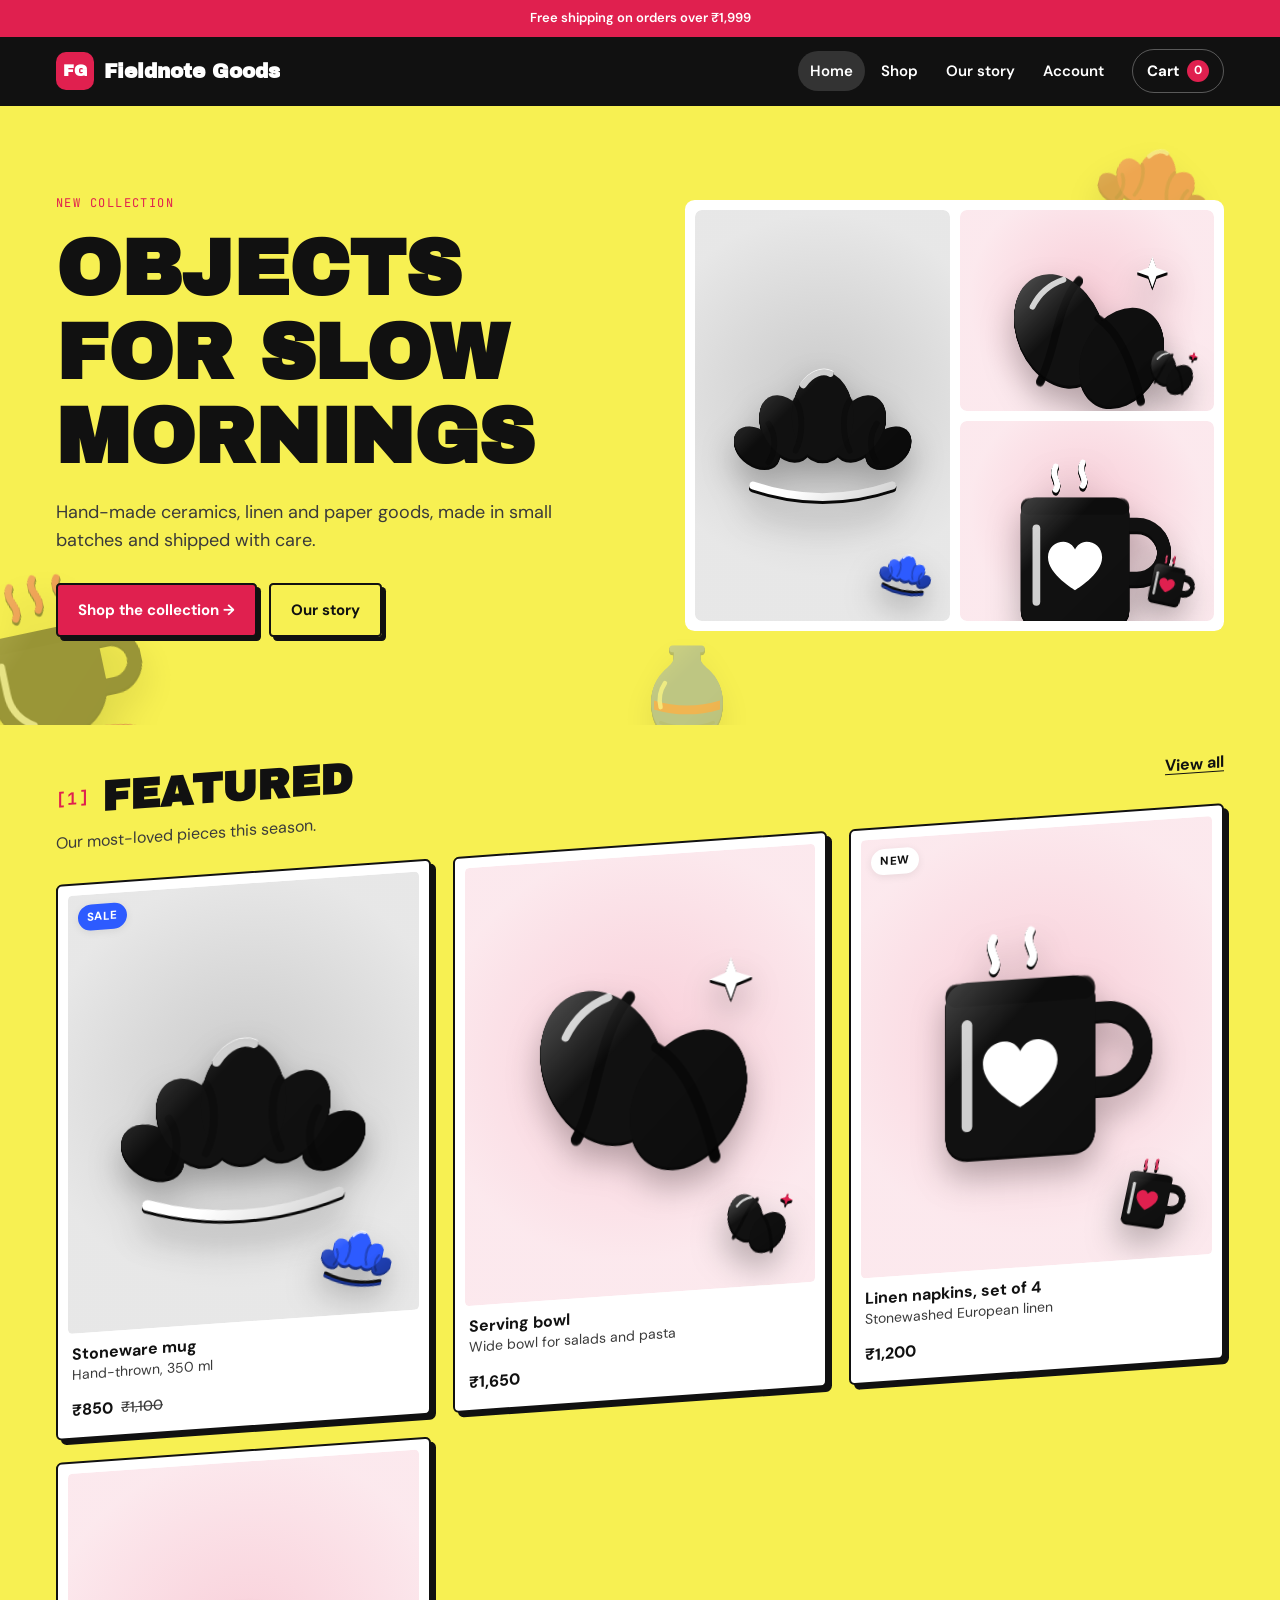
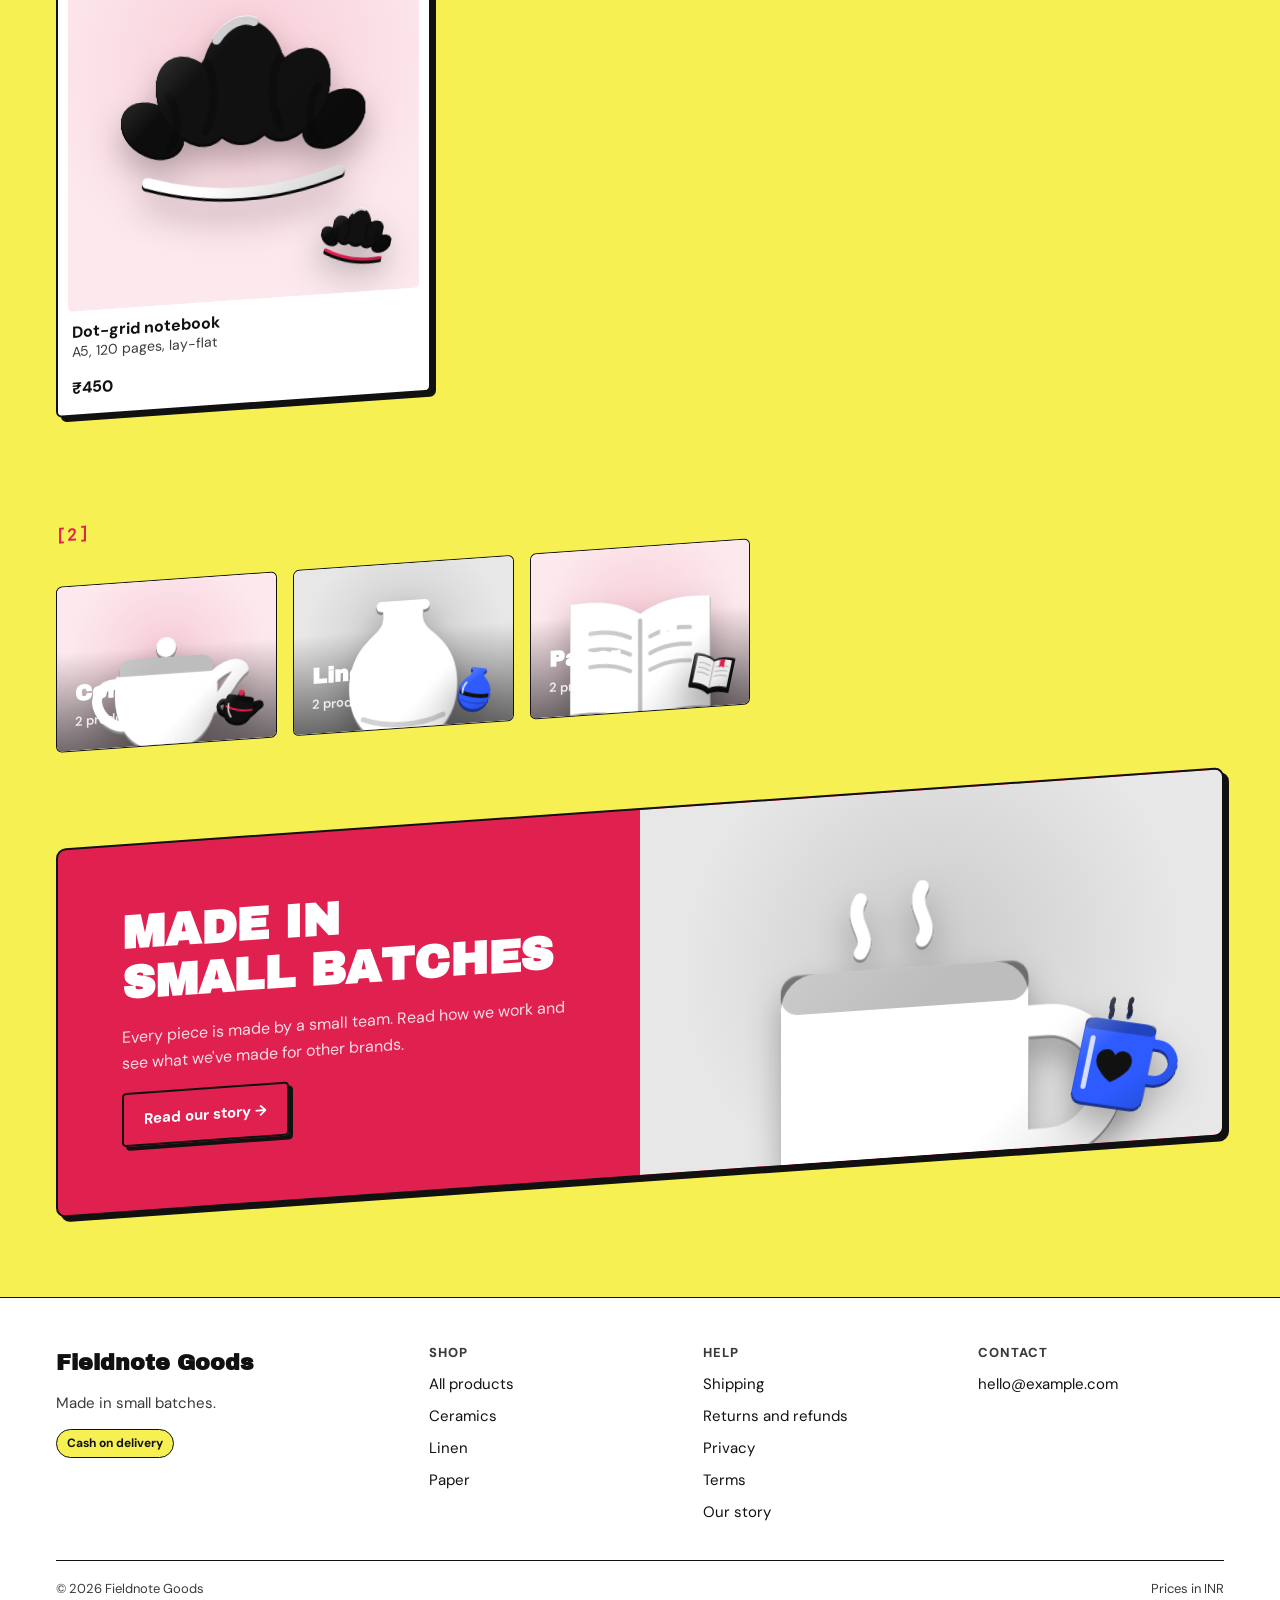
<file: index.html>
<!doctype html>
<html lang="en">
<head>
<meta charset="utf-8">
<meta name="viewport" content="width=device-width,initial-scale=1,viewport-fit=cover">
<title>Fieldnote Goods</title>
<meta name="description" content="Small-batch ceramics, linen and paper goods.">
<link rel="preconnect" href="https://fonts.googleapis.com">
<link rel="stylesheet" href="assets/store.css">
</head>
<body data-page="home">
<div id="app"></div>
<noscript><p style="padding:24px">This shop needs JavaScript to show products.</p></noscript>
<script src="assets/fx.js"></script>
<script src="assets/motifs.js"></script>
<script src="assets/store.js"></script>
</body>
</html>
</file>
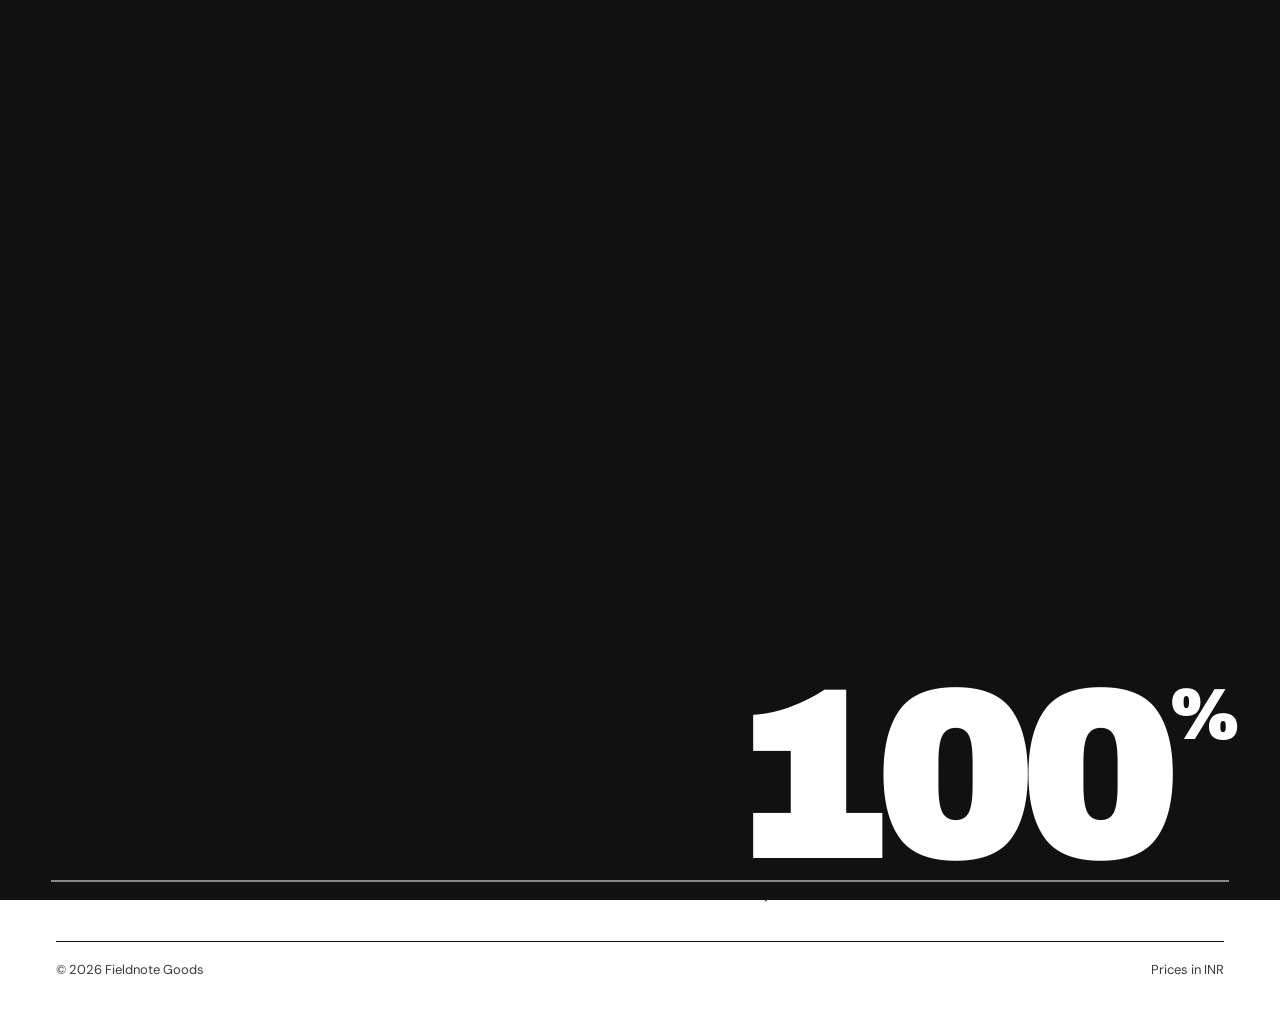
<file: account.html>
<!doctype html>
<html lang="en">
<head>
<meta charset="utf-8">
<meta name="viewport" content="width=device-width,initial-scale=1,viewport-fit=cover">
<meta name="robots" content="noindex">
<title>Fieldnote Goods</title>
<meta name="description" content="Small-batch ceramics, linen and paper goods.">
<link rel="preconnect" href="https://fonts.googleapis.com">
<link rel="stylesheet" href="assets/store.css">
</head>
<body data-page="account">
<div id="app"></div>
<noscript><p style="padding:24px">Your account needs JavaScript.</p></noscript>
<script src="assets/fx.js"></script>
<script src="assets/motifs.js"></script>
<script src="assets/store.js"></script>
</body>
</html>
</file>
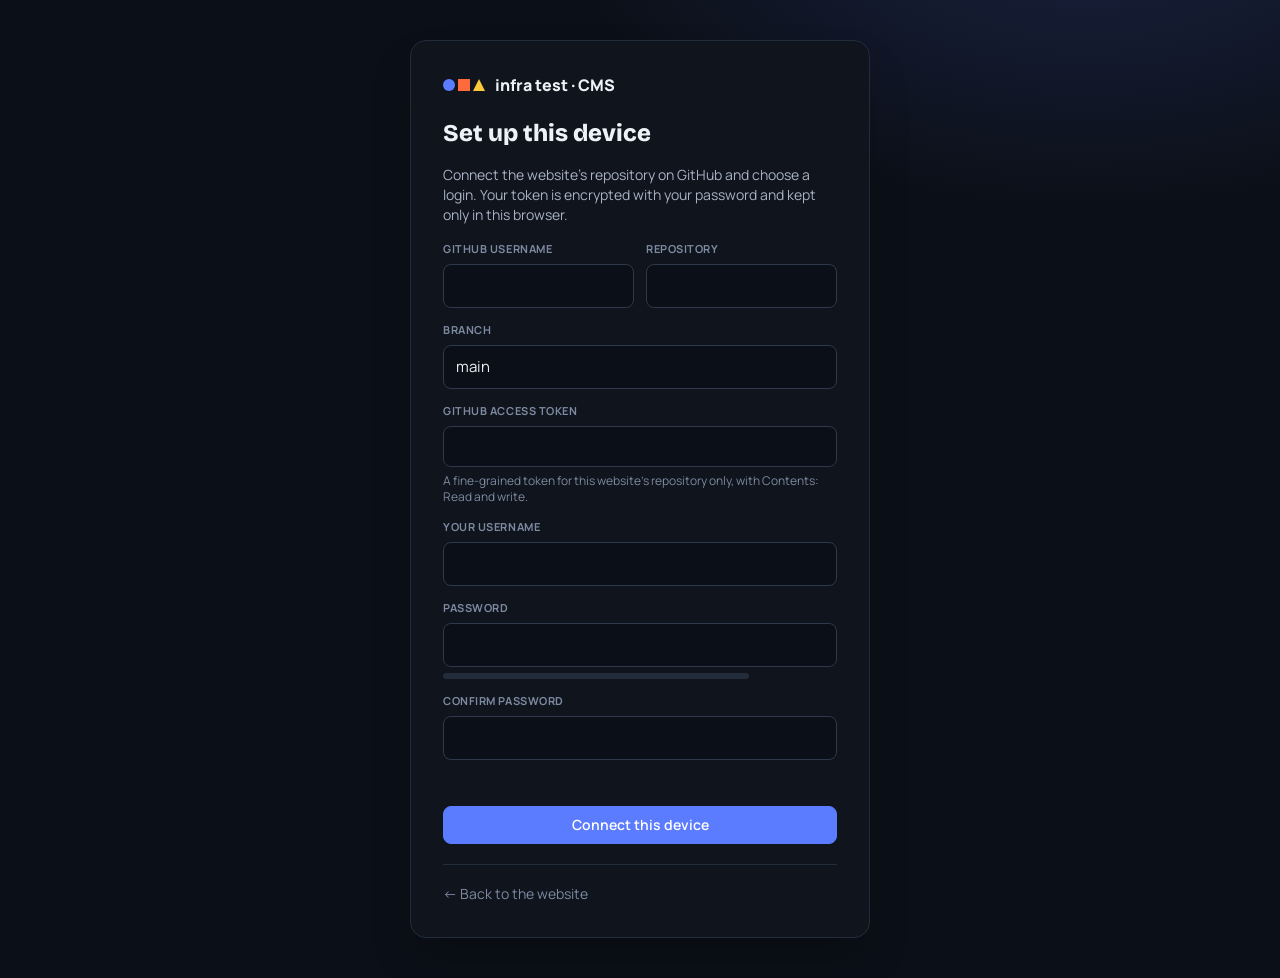
<file: admin.html>
<!doctype html>
<html lang="en">
<head>
<meta charset="utf-8">
<meta name="viewport" content="width=device-width,initial-scale=1,viewport-fit=cover">
<meta name="robots" content="noindex">
<title>Site CMS</title>
<link rel="preconnect" href="https://fonts.googleapis.com">
<link rel="stylesheet" href="https://fonts.googleapis.com/css2?family=Bricolage+Grotesque:opsz,wght@12..96,600;12..96,800&family=JetBrains+Mono:wght@400;500&family=Manrope:wght@400;500;600;700;800&display=swap">
<link rel="stylesheet" href="cms/admin.css">
</head>
<body class="bg-ink-950 text-ink-100 antialiased">
<div id="root"></div>
<noscript>The site CMS needs JavaScript.</noscript>
<script src="cms/admin.js"></script>
</body>
</html>
</file>
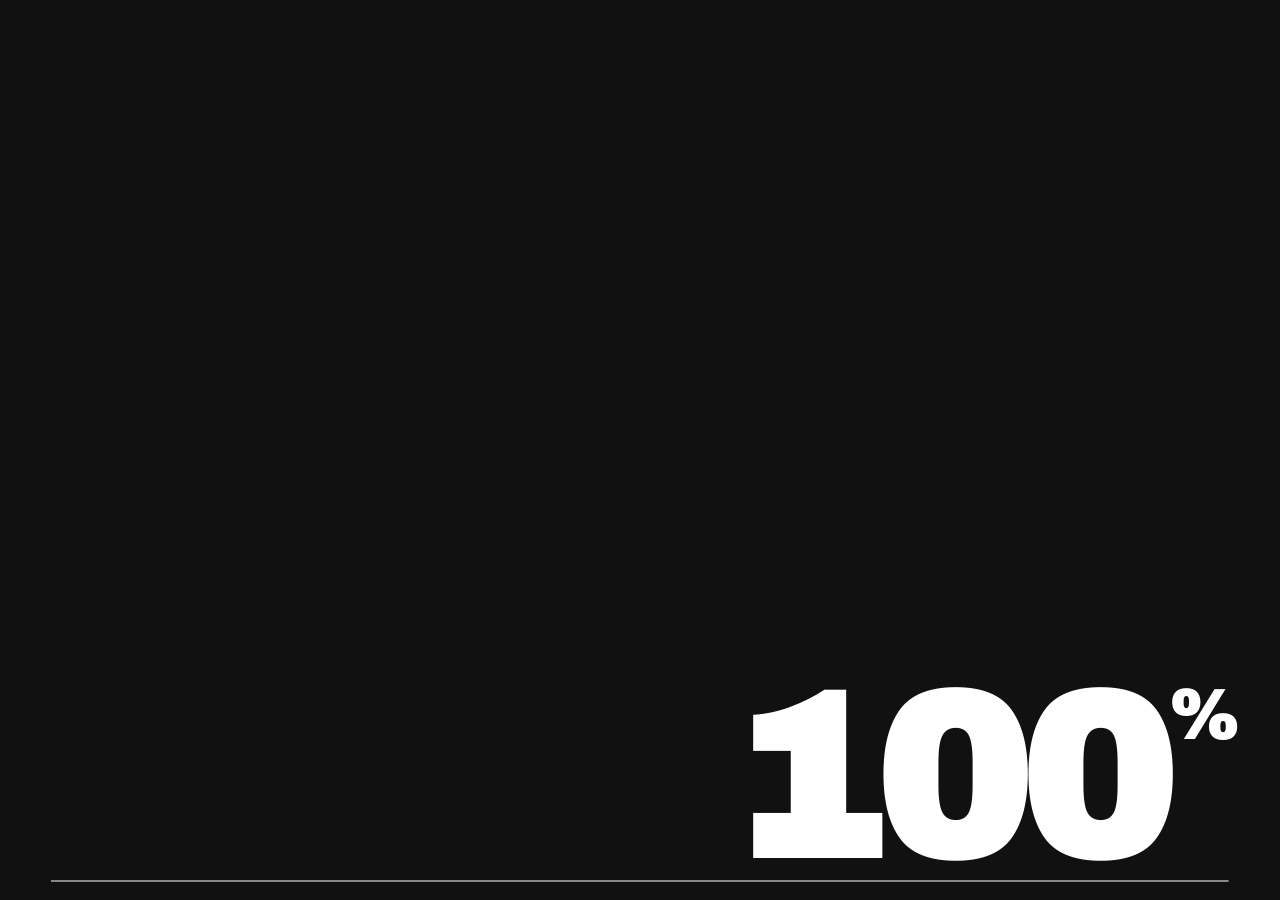
<file: cart.html>
<!doctype html>
<html lang="en">
<head>
<meta charset="utf-8">
<meta name="viewport" content="width=device-width,initial-scale=1,viewport-fit=cover">
<title>Fieldnote Goods</title>
<meta name="description" content="Small-batch ceramics, linen and paper goods.">
<link rel="preconnect" href="https://fonts.googleapis.com">
<link rel="stylesheet" href="assets/store.css">
</head>
<body data-page="cart">
<div id="app"></div>
<noscript><p style="padding:24px">This shop needs JavaScript to show products.</p></noscript>
<script src="assets/fx.js"></script>
<script src="assets/motifs.js"></script>
<script src="assets/store.js"></script>
</body>
</html>
</file>
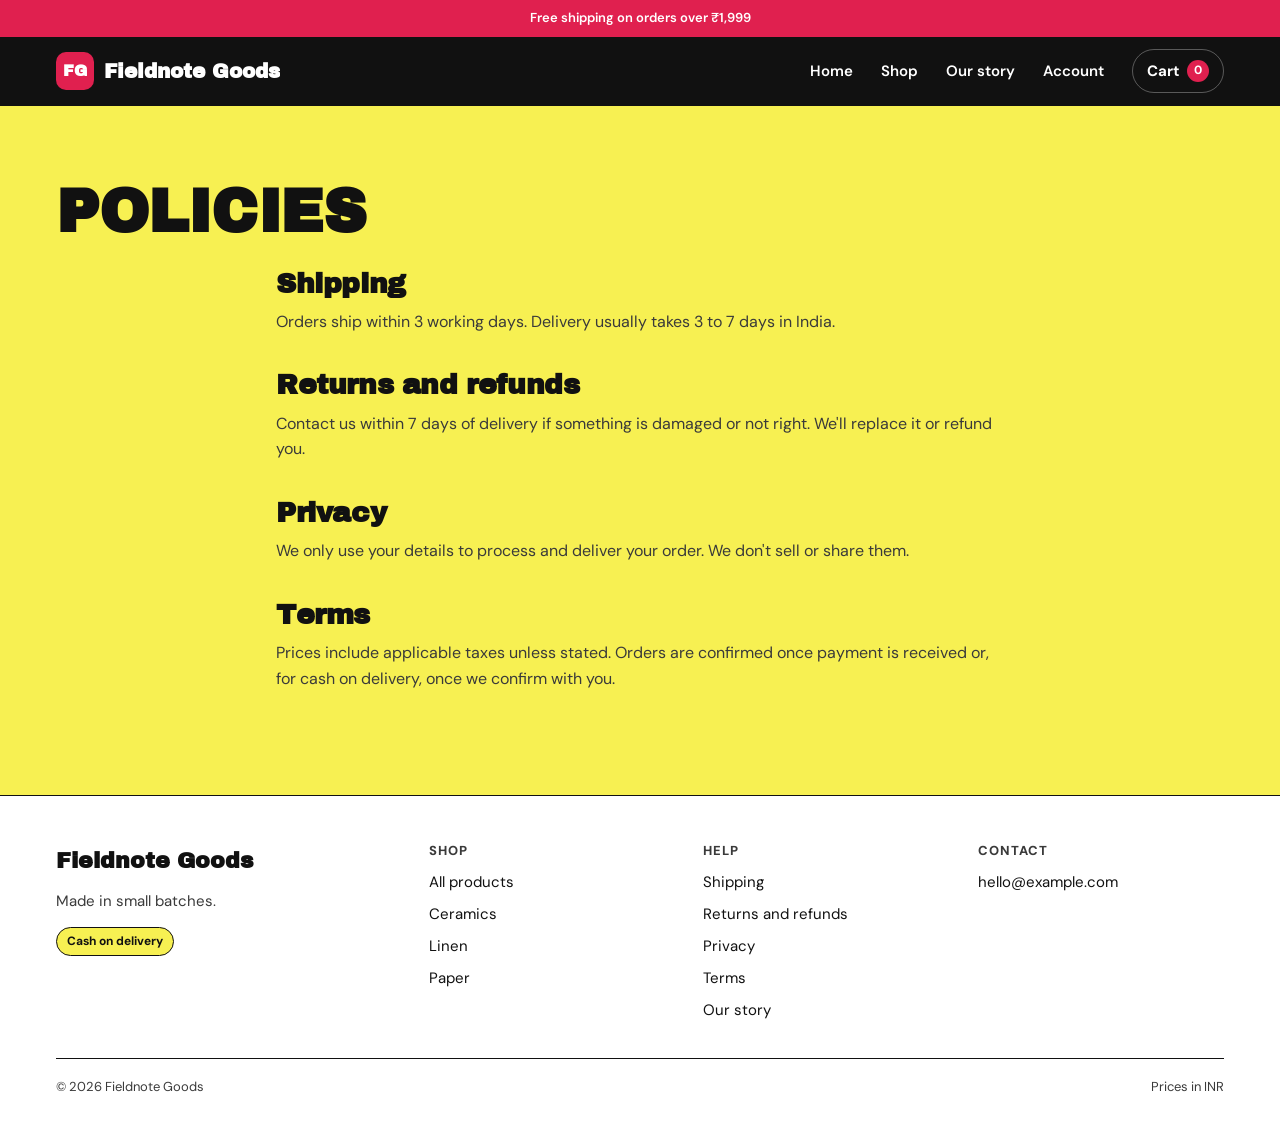
<file: policies.html>
<!doctype html>
<html lang="en">
<head>
<meta charset="utf-8">
<meta name="viewport" content="width=device-width,initial-scale=1,viewport-fit=cover">
<title>Fieldnote Goods</title>
<meta name="description" content="Small-batch ceramics, linen and paper goods.">
<link rel="preconnect" href="https://fonts.googleapis.com">
<link rel="stylesheet" href="assets/store.css">
</head>
<body data-page="policies">
<div id="app"></div>
<noscript><p style="padding:24px">This shop needs JavaScript to show products.</p></noscript>
<script src="assets/fx.js"></script>
<script src="assets/motifs.js"></script>
<script src="assets/store.js"></script>
</body>
</html>
</file>
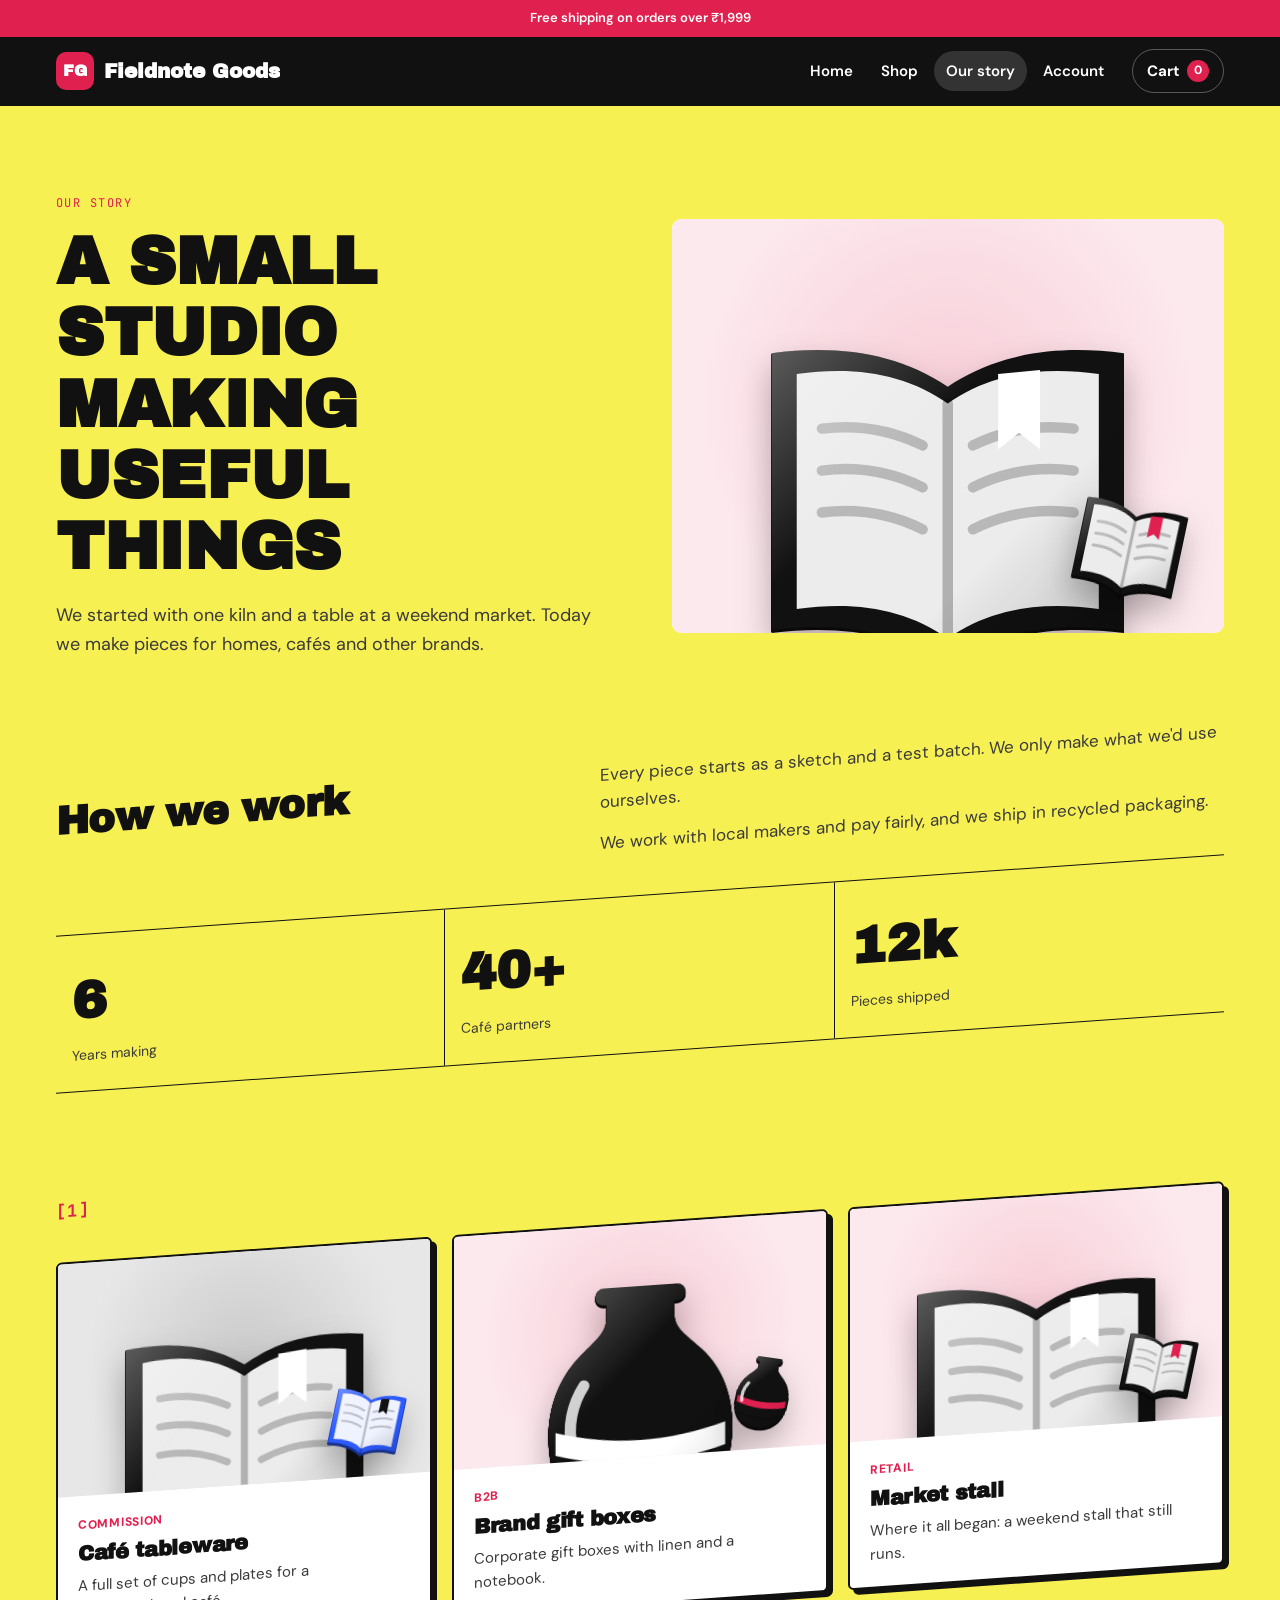
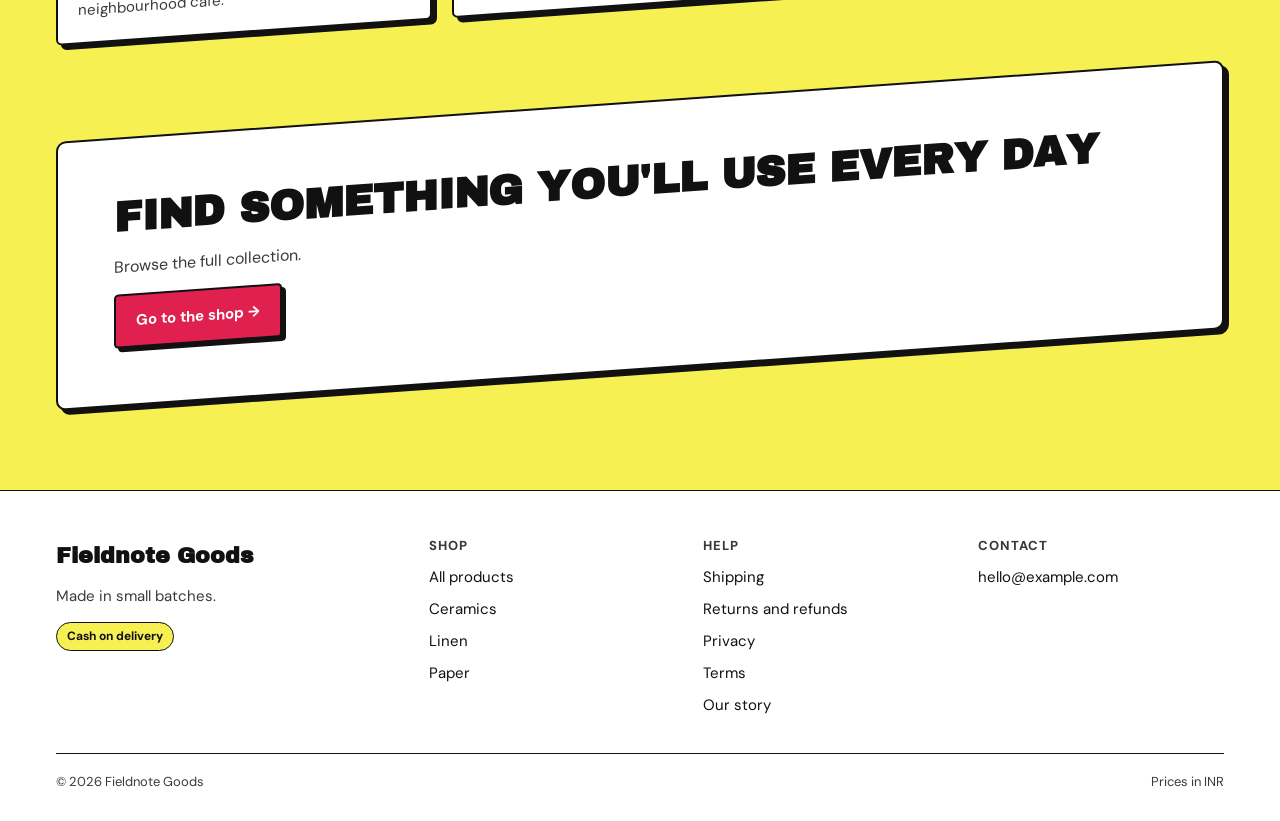
<file: portfolio.html>
<!doctype html>
<html lang="en">
<head>
<meta charset="utf-8">
<meta name="viewport" content="width=device-width,initial-scale=1,viewport-fit=cover">
<title>Fieldnote Goods</title>
<meta name="description" content="Small-batch ceramics, linen and paper goods.">
<link rel="preconnect" href="https://fonts.googleapis.com">
<link rel="stylesheet" href="assets/store.css">
</head>
<body data-page="portfolio">
<div id="app"></div>
<noscript><p style="padding:24px">This shop needs JavaScript to show products.</p></noscript>
<script src="assets/fx.js"></script>
<script src="assets/motifs.js"></script>
<script src="assets/store.js"></script>
</body>
</html>
</file>
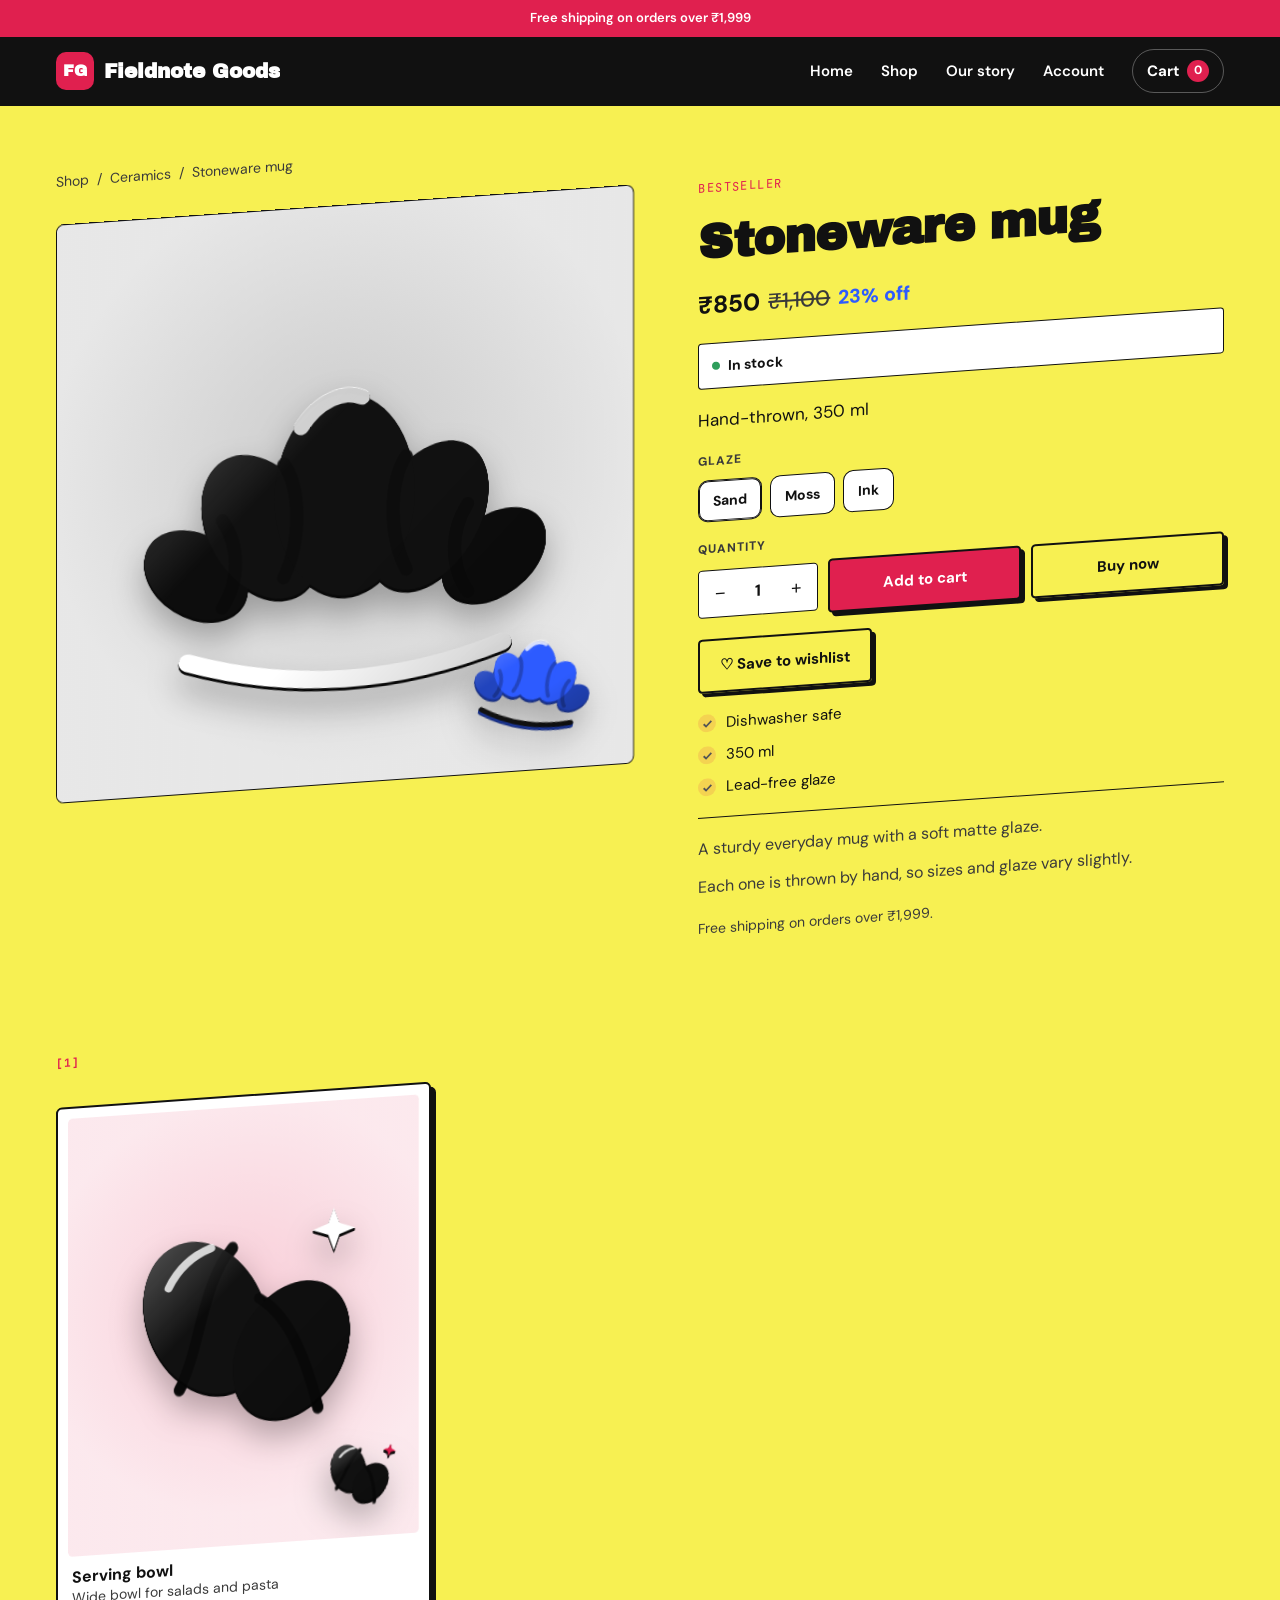
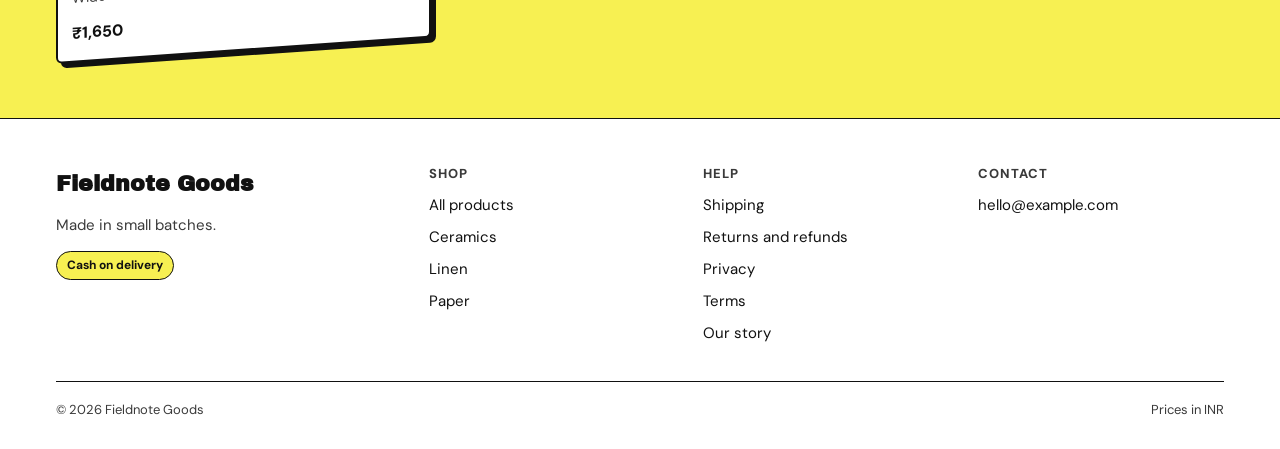
<file: product.html>
<!doctype html>
<html lang="en">
<head>
<meta charset="utf-8">
<meta name="viewport" content="width=device-width,initial-scale=1,viewport-fit=cover">
<title>Fieldnote Goods</title>
<meta name="description" content="Small-batch ceramics, linen and paper goods.">
<link rel="preconnect" href="https://fonts.googleapis.com">
<link rel="stylesheet" href="assets/store.css">
</head>
<body data-page="product">
<div id="app"></div>
<noscript><p style="padding:24px">This shop needs JavaScript to show products.</p></noscript>
<script src="assets/fx.js"></script>
<script src="assets/motifs.js"></script>
<script src="assets/store.js"></script>
</body>
</html>
</file>
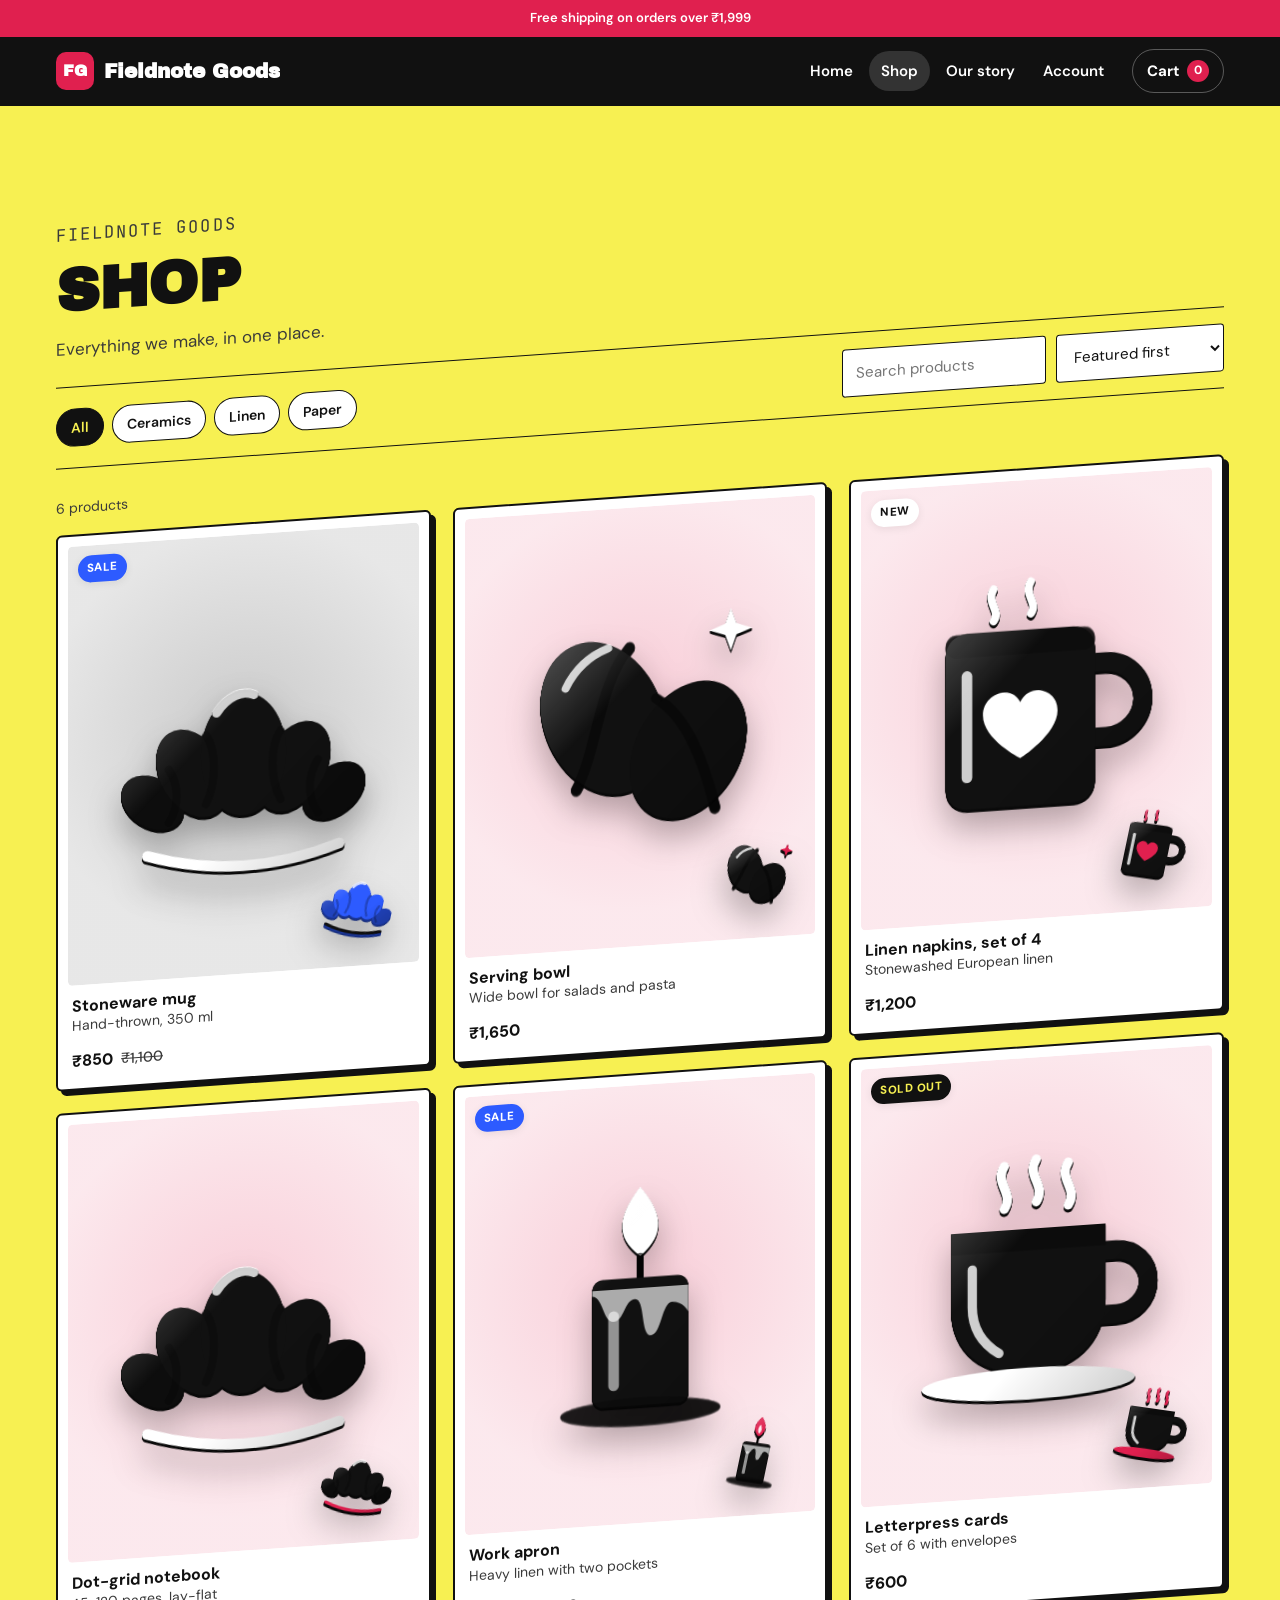
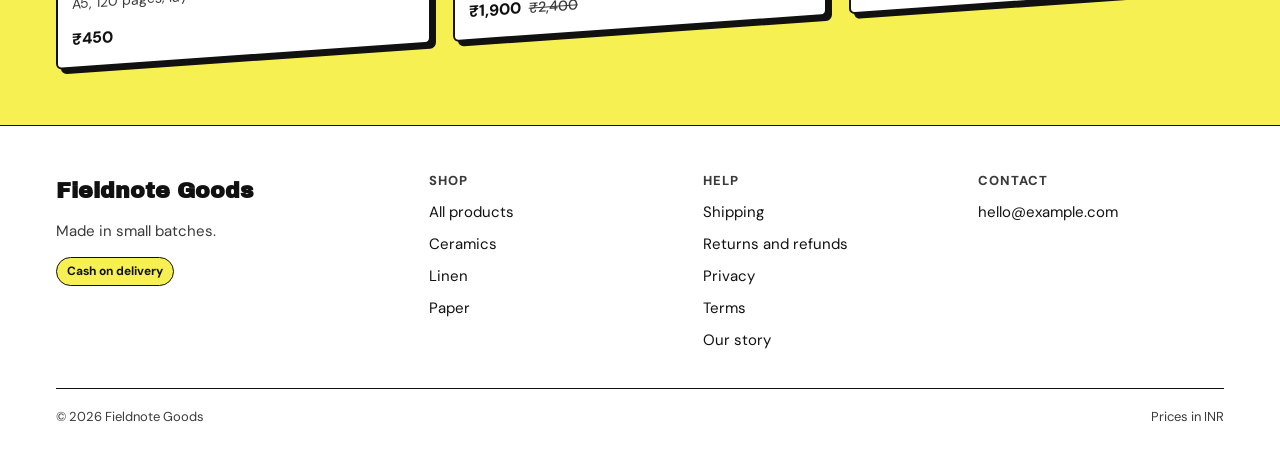
<file: shop.html>
<!doctype html>
<html lang="en">
<head>
<meta charset="utf-8">
<meta name="viewport" content="width=device-width,initial-scale=1,viewport-fit=cover">
<title>Fieldnote Goods</title>
<meta name="description" content="Small-batch ceramics, linen and paper goods.">
<link rel="preconnect" href="https://fonts.googleapis.com">
<link rel="stylesheet" href="assets/store.css">
</head>
<body data-page="shop">
<div id="app"></div>
<noscript><p style="padding:24px">This shop needs JavaScript to show products.</p></noscript>
<script src="assets/fx.js"></script>
<script src="assets/motifs.js"></script>
<script src="assets/store.js"></script>
</body>
</html>
</file>
<file: assets/store.css>
/* Shop template. Every colour and font is a CSS variable the CMS rewrites. */
:root{
  --bg:#FAF7F2;--surface:#FFFFFF;--text:#1B1A17;--soft:#6B665D;--line:#E7E1D6;--accent:#1F4D3A;--accent2:#E9B949;--sale:#B4441B;
  --on-accent:#fff;--on-accent2:#1B1A17;--r:14px;
  --fd:"Fraunces",Georgia,serif;--fb:"Manrope","Helvetica Neue",Arial,sans-serif;--fm:"JetBrains Mono",ui-monospace,Menlo,monospace;
  --gl:max(16px,env(safe-area-inset-left,0px));--gr:max(16px,env(safe-area-inset-right,0px));
}
*{box-sizing:border-box}
html{scroll-behavior:smooth}
body{margin:0;background:var(--bg);color:var(--text);font-family:var(--fb);font-size:16px;line-height:1.6;-webkit-font-smoothing:antialiased;overflow-x:hidden}
img{max-width:100%;display:block}
a{color:inherit}
[hidden]{display:none!important}
:focus-visible{outline:2px solid var(--accent);outline-offset:3px;border-radius:6px}
h1,h2,h3,h4{font-family:var(--fd);margin:0;line-height:1.08;text-wrap:balance;letter-spacing:-.015em}
p{margin:0}
.wrap{max-width:var(--maxw,1200px);margin:0 auto;padding-left:var(--gl);padding-right:var(--gr)}
.eyebrow{font-family:var(--fm);font-size:12px;letter-spacing:.12em;text-transform:uppercase;color:var(--accent)}
.soft{color:var(--soft)}
.btn{display:inline-flex;align-items:center;justify-content:center;gap:8px;padding:13px 20px;border-radius:calc(var(--r)*.7);border:1px solid var(--text);background:transparent;color:var(--text);font:inherit;font-weight:700;font-size:15px;cursor:pointer;text-decoration:none;transition:transform .15s,background .2s,color .2s;white-space:nowrap}
.btn:hover{background:var(--text);color:var(--bg)}
.btn:active{transform:scale(.98)}
.btn.pri{background:var(--accent);border-color:var(--accent);color:var(--on-accent)}
.btn.pri:hover{filter:brightness(1.08);background:var(--accent);color:var(--on-accent)}
.btn.block{width:100%}
.btn:disabled{opacity:.45;cursor:not-allowed}
.link{font-weight:700;text-decoration:underline;text-underline-offset:3px}

/* announcement + header */
.announce{background:var(--accent);color:var(--on-accent);text-align:center;font-size:13px;font-weight:600;padding:8px var(--gr) 8px var(--gl)}
.hdr{position:sticky;top:0;z-index:40;background:color-mix(in srgb,var(--bg) 88%,transparent);backdrop-filter:blur(12px);border-bottom:1px solid var(--line)}
.hdr .wrap{display:flex;align-items:center;gap:16px;min-height:68px}
.brand{display:flex;align-items:center;gap:10px;text-decoration:none;min-width:0;margin-right:auto}
.brand .mark{width:38px;height:38px;border-radius:10px;background:var(--accent);color:var(--on-accent);display:grid;place-items:center;font-family:var(--fd);font-weight:800;overflow:hidden;flex:none}
.brand .mark img{width:100%;height:100%;object-fit:cover}
.brand b{font-family:var(--fd);font-size:20px;font-weight:700;white-space:nowrap;overflow:hidden;text-overflow:ellipsis}
.nav{display:flex;gap:4px}
.nav a{text-decoration:none;font-weight:600;font-size:15px;padding:8px 12px;border-radius:999px}
.nav a:hover,.nav a[aria-current=page]{background:color-mix(in srgb,var(--text) 8%,transparent)}
.cartlink{position:relative;display:inline-flex;align-items:center;gap:8px;text-decoration:none;font-weight:700;font-size:15px;padding:9px 14px;border:1px solid var(--line);border-radius:999px;background:var(--surface)}
.cartlink .n{min-width:22px;height:22px;padding:0 6px;border-radius:99px;background:var(--accent);color:var(--on-accent);font-size:12px;display:grid;place-items:center;font-variant-numeric:tabular-nums}
.menubtn{display:none;border:1px solid var(--line);background:var(--surface);border-radius:10px;width:42px;height:42px;font-size:18px;cursor:pointer;color:var(--text)}
@media (max-width:760px){
  .menubtn{display:grid;place-items:center}
  .nav{display:none;position:absolute;left:0;right:0;top:100%;flex-direction:column;background:var(--bg);border-bottom:1px solid var(--line);padding:8px var(--gr) 12px var(--gl)}
  .nav.open{display:flex}
  .cartlink .t{display:none}
}

/* sections */
.sec{padding-block:clamp(56px,8vw,96px)}
.sec-h{display:flex;justify-content:space-between;align-items:end;gap:16px;flex-wrap:wrap;margin-bottom:28px}
.sec-h h2{font-size:clamp(28px,4vw,42px);font-weight:700}
.sec-h p{max-width:46ch}

/* hero */
.hero{padding-block:clamp(40px,7vw,88px)}
.hero .wrap{display:grid;grid-template-columns:minmax(0,1.05fr) minmax(0,1fr);gap:clamp(28px,5vw,64px);align-items:center}
.hero h1{font-size:clamp(40px,6.4vw,78px);font-weight:700;margin-top:14px}
.hero p.lead{font-size:18px;color:var(--soft);margin-top:18px;max-width:46ch}
.hero .cta{display:flex;gap:12px;flex-wrap:wrap;margin-top:28px}
.hero .art{position:relative;aspect-ratio:5/4;border-radius:calc(var(--r)*1.6);overflow:hidden;background:var(--surface)}
.hero .art>img{width:100%;height:100%;object-fit:cover}
.collage{position:absolute;inset:0;display:grid;grid-template-columns:1fr 1fr;grid-template-rows:1fr 1fr;gap:10px;padding:10px}
.collage>*:first-child{grid-row:span 2}
@media (max-width:820px){.hero .wrap{grid-template-columns:1fr}}

/* product placeholder art */
.ph{position:relative;width:100%;height:100%;overflow:hidden;background:color-mix(in srgb,var(--c) 16%,var(--surface));border-radius:inherit}
.ph i{position:absolute;display:block;background:var(--c);opacity:.85}
.ph i.a{width:46%;aspect-ratio:1;border-radius:50%;left:12%;top:14%}
.ph i.b{width:34%;aspect-ratio:1;right:10%;bottom:14%;opacity:.55}
.ph i.c{width:30%;aspect-ratio:1;left:40%;bottom:10%;clip-path:polygon(50% 0,100% 100%,0 100%);background:var(--accent2);opacity:.9}
.ph b{position:absolute;right:12px;top:10px;font-family:var(--fd);font-size:clamp(22px,4vw,38px);color:color-mix(in srgb,var(--c) 70%,var(--text));opacity:.55}

/* product grid + card */
.grid{display:grid;grid-template-columns:repeat(auto-fill,minmax(min(100%,240px),1fr));gap:clamp(14px,2vw,22px)}
.pcard{display:flex;flex-direction:column;gap:12px;text-decoration:none;min-width:0}
.pcard .im{position:relative;aspect-ratio:4/5;border-radius:var(--r);overflow:hidden;background:var(--surface);border:1px solid var(--line)}
.pcard .im img{width:100%;height:100%;object-fit:cover;transition:transform .5s cubic-bezier(.2,.8,.2,1)}
.pcard:hover .im img{transform:scale(1.04)}
.badge{position:absolute;left:10px;top:10px;z-index:2;background:var(--surface);color:var(--text);font-size:11.5px;font-weight:800;letter-spacing:.04em;text-transform:uppercase;padding:4px 9px;border-radius:999px;box-shadow:0 2px 8px rgba(0,0,0,.08)}
.badge.sale{background:var(--sale);color:var(--on-sale)}
.badge.out{background:var(--text);color:var(--bg)}
.pcard h3{font-family:var(--fb);font-size:16px;font-weight:700;letter-spacing:0}
.pcard .s{font-size:14px;color:var(--soft);display:-webkit-box;-webkit-line-clamp:1;-webkit-box-orient:vertical;overflow:hidden}
.price{display:flex;align-items:baseline;gap:8px;font-weight:800;font-variant-numeric:tabular-nums}
.price s{color:var(--soft);font-weight:500;font-size:.9em}
.price .off{color:var(--sale);font-size:.82em;font-weight:800}

/* categories */
.cats{display:grid;grid-template-columns:repeat(auto-fill,minmax(min(100%,220px),1fr));gap:16px}
.cat{position:relative;aspect-ratio:4/3;border-radius:var(--r);overflow:hidden;text-decoration:none;display:flex;align-items:end;padding:18px;background:var(--surface);border:1px solid var(--line)}
.cat>img,.cat>.ph{position:absolute;inset:0;width:100%;height:100%;object-fit:cover}
.cat::after{content:"";position:absolute;inset:0;background:linear-gradient(transparent 40%,rgba(0,0,0,.55))}
.cat span{position:relative;z-index:1;color:#fff;font-family:var(--fd);font-size:22px;font-weight:700}
.cat small{display:block;font-family:var(--fb);font-size:13px;font-weight:600;opacity:.85}

/* banner */
.banner{border-radius:calc(var(--r)*1.6);overflow:hidden;background:var(--accent);color:var(--on-accent);display:grid;grid-template-columns:minmax(0,1fr) minmax(0,1fr)}
.banner .tx{padding:clamp(28px,5vw,64px);display:flex;flex-direction:column;gap:16px;justify-content:center}
.banner h2{font-size:clamp(28px,4vw,46px)}
.banner p{opacity:.85;max-width:44ch}
.banner .btn{border-color:var(--on-accent);color:var(--on-accent);align-self:flex-start}
.banner .btn:hover{background:var(--on-accent);color:var(--accent)}
.banner .im{min-height:260px;position:relative}
.banner .im img,.banner .im .ph{position:absolute;inset:0;width:100%;height:100%;object-fit:cover;border-radius:0}
@media (max-width:760px){.banner{grid-template-columns:1fr}}

/* testimonials */
.quotes{display:grid;grid-template-columns:repeat(auto-fit,minmax(min(100%,280px),1fr));gap:18px}
.quote{background:var(--surface);border:1px solid var(--line);border-radius:var(--r);padding:24px;display:flex;flex-direction:column;gap:16px}
.quote p{font-family:var(--fd);font-size:20px;line-height:1.35}
.quote span{font-size:14px;color:var(--soft)}
.quote b{color:var(--text)}

/* shop toolbar */
.page-h{padding-block:clamp(36px,6vw,64px) 24px}
.page-h h1{font-size:clamp(36px,5.5vw,60px);font-weight:700;margin-top:10px}
.page-h p{color:var(--soft);margin-top:12px;max-width:56ch;font-size:17px}
.toolbar{display:flex;flex-wrap:wrap;gap:12px;align-items:center;justify-content:space-between;padding-block:16px;border-block:1px solid var(--line);margin-bottom:28px}
.chips{display:flex;flex-wrap:wrap;gap:8px}
.chip{border:1px solid var(--line);background:var(--surface);color:var(--text);border-radius:999px;padding:7px 14px;font:inherit;font-size:14px;font-weight:600;cursor:pointer;text-decoration:none}
.chip[aria-pressed=true]{background:var(--text);color:var(--bg);border-color:var(--text)}
.tools{display:flex;gap:10px;flex-wrap:wrap}
.in{border:1px solid var(--line);background:var(--surface);color:var(--text);border-radius:calc(var(--r)*.6);padding:11px 13px;font:inherit;font-size:15px;min-width:0;width:100%}
.in:focus{outline:none;border-color:var(--accent);box-shadow:0 0 0 3px color-mix(in srgb,var(--accent) 18%,transparent)}
.tools .in{width:auto}
.count{font-size:14px;color:var(--soft);margin-bottom:16px}
.empty{border:1px dashed var(--line);border-radius:var(--r);padding:48px 20px;text-align:center;color:var(--soft);display:flex;flex-direction:column;gap:14px;align-items:center}

/* product page */
.pd{display:grid;grid-template-columns:minmax(0,1.1fr) minmax(0,1fr);gap:clamp(24px,5vw,64px);padding-block:32px 64px;align-items:start}
.gal{display:flex;flex-direction:column;gap:12px;position:sticky;top:88px}
.gal .main{aspect-ratio:1;border-radius:calc(var(--r)*1.3);overflow:hidden;background:var(--surface);border:1px solid var(--line);position:relative}
.gal .main img{width:100%;height:100%;object-fit:cover}
.thumbs{display:flex;gap:10px;flex-wrap:wrap}
.thumbs button{width:72px;height:72px;border-radius:10px;overflow:hidden;border:2px solid transparent;padding:0;cursor:pointer;background:var(--surface)}
.thumbs button[aria-pressed=true]{border-color:var(--accent)}
.thumbs img{width:100%;height:100%;object-fit:cover}
.info{display:flex;flex-direction:column;gap:18px}
.info h1{font-size:clamp(32px,4.4vw,48px);font-weight:700}
.info .price{font-size:24px}
.stock{font-size:14px;font-weight:700;display:flex;align-items:center;gap:8px}
.stock::before{content:"";width:8px;height:8px;border-radius:50%;background:#2E9E5B}
.stock.low::before{background:#E0A100}
.stock.out::before{background:var(--sale)}
.opt{display:flex;flex-direction:column;gap:8px}
.lbl{font-size:12px;font-weight:800;letter-spacing:.08em;text-transform:uppercase;color:var(--soft)}
.optbtns{display:flex;gap:8px;flex-wrap:wrap}
.optbtns button{border:1px solid var(--line);background:var(--surface);color:var(--text);border-radius:10px;padding:9px 14px;font:inherit;font-weight:700;font-size:14px;cursor:pointer}
.optbtns button[aria-pressed=true]{border-color:var(--text);box-shadow:inset 0 0 0 1px var(--text)}
.qty{display:inline-flex;align-items:center;border:1px solid var(--line);border-radius:calc(var(--r)*.7);background:var(--surface);overflow:hidden}
.qty button{width:42px;height:46px;border:0;background:transparent;font-size:18px;cursor:pointer;color:var(--text)}
.qty button:disabled{opacity:.3;cursor:not-allowed}
.qty output{min-width:34px;text-align:center;font-weight:800;font-variant-numeric:tabular-nums}
.buy{display:flex;gap:10px;flex-wrap:wrap;align-items:center}
.buy .btn{flex:1;min-width:150px}
.feat{list-style:none;padding:0;margin:0;display:grid;gap:8px}
.feat li{display:flex;gap:10px;font-size:15px}
.feat li::before{content:"";flex:none;width:18px;height:18px;margin-top:3px;border-radius:50%;background:color-mix(in srgb,var(--accent) 14%,transparent) center/11px no-repeat url("data:image/svg+xml,%3Csvg xmlns='http://www.w3.org/2000/svg' viewBox='0 0 10 10'%3E%3Cpath d='M1.5 5.2l2.2 2.2L8.5 2.6' fill='none' stroke='%23555' stroke-width='1.6'/%3E%3C/svg%3E")}
.desc{display:flex;flex-direction:column;gap:12px;color:var(--soft);border-top:1px solid var(--line);padding-top:18px}
.crumbs{font-size:14px;color:var(--soft);padding-top:24px;display:flex;gap:8px;flex-wrap:wrap}
.crumbs a{text-decoration:none}
.crumbs a:hover{text-decoration:underline}
@media (max-width:860px){.pd{grid-template-columns:1fr}.gal{position:static}}

/* cart + checkout */
.two{display:grid;grid-template-columns:minmax(0,1fr) 380px;gap:clamp(20px,4vw,40px);align-items:start;padding-bottom:72px}
@media (max-width:900px){.two{grid-template-columns:1fr}}
.lines{display:flex;flex-direction:column;border-top:1px solid var(--line)}
.line{display:grid;grid-template-columns:88px minmax(0,1fr) auto;gap:16px;padding-block:18px;border-bottom:1px solid var(--line);align-items:center}
.line .im{width:88px;height:104px;border-radius:12px;overflow:hidden;background:var(--surface);border:1px solid var(--line)}
.line .im img{width:100%;height:100%;object-fit:cover}
.line h3{font-family:var(--fb);font-size:16px;font-weight:700;letter-spacing:0}
.line .meta{font-size:14px;color:var(--soft)}
.line .act{display:flex;align-items:center;gap:12px;margin-top:10px;flex-wrap:wrap}
.line .tot{font-weight:800;font-variant-numeric:tabular-nums;text-align:right}
.rm{border:0;background:none;color:var(--soft);font:inherit;font-size:14px;text-decoration:underline;cursor:pointer;padding:0}
@media (max-width:520px){.line{grid-template-columns:72px minmax(0,1fr)}.line .im{width:72px;height:88px}.line .tot{grid-column:2;text-align:left}}
.sum{background:var(--surface);border:1px solid var(--line);border-radius:var(--r);padding:22px;display:flex;flex-direction:column;gap:12px;position:sticky;top:88px}
.sum h2{font-size:22px}
.row{display:flex;justify-content:space-between;gap:12px;font-size:15px;font-variant-numeric:tabular-nums}
.row.t{font-size:19px;font-weight:800;border-top:1px solid var(--line);padding-top:12px}
.note{font-size:13px;color:var(--soft);background:color-mix(in srgb,var(--accent) 7%,transparent);border-radius:10px;padding:10px 12px}
.note b{color:var(--text)}
.form{display:flex;flex-direction:column;gap:16px}
.fgrid{display:grid;grid-template-columns:1fr 1fr;gap:14px}
@media (max-width:560px){.fgrid{grid-template-columns:1fr}}
.f{display:flex;flex-direction:column;gap:6px;min-width:0}
.f.full{grid-column:1/-1}
.f label{font-size:13px;font-weight:700}
.f .err{font-size:13px;color:var(--sale);min-height:0}
.box{background:var(--surface);border:1px solid var(--line);border-radius:var(--r);padding:22px;display:flex;flex-direction:column;gap:16px}
.box h2{font-size:22px}
.pays{display:flex;flex-direction:column;gap:10px}
.pay{display:flex;gap:12px;align-items:flex-start;border:1px solid var(--line);border-radius:12px;padding:14px;cursor:pointer;background:var(--bg)}
.pay:has(input:checked){border-color:var(--accent);box-shadow:inset 0 0 0 1px var(--accent)}
.pay input{margin-top:4px;accent-color:var(--accent)}
.pay b{display:block}
.pay span{font-size:13px;color:var(--soft)}
.mini{display:flex;flex-direction:column;gap:10px;max-height:280px;overflow:auto}
.mini .it{display:grid;grid-template-columns:48px minmax(0,1fr) auto;gap:10px;align-items:center;font-size:14px}
.mini .it .im{width:48px;height:56px;border-radius:8px;overflow:hidden;background:var(--bg)}
.mini .it .im img{width:100%;height:100%;object-fit:cover}
.done{max-width:720px;margin:0 auto;padding-block:48px 80px;display:flex;flex-direction:column;gap:22px}
.done h1{font-size:clamp(32px,5vw,52px)}
.oid{font-family:var(--fm);font-size:20px;font-weight:500;background:var(--surface);border:1px dashed var(--line);border-radius:12px;padding:12px 16px;display:inline-block}
.step{display:grid;grid-template-columns:40px minmax(0,1fr);gap:14px}
.step>i{width:40px;height:40px;border-radius:50%;background:var(--accent);color:var(--on-accent);display:grid;place-items:center;font-style:normal;font-weight:800}
.step>div{display:flex;flex-direction:column;gap:12px;min-width:0}
.qr{background:#fff;padding:12px;border-radius:14px;border:1px solid var(--line);align-self:flex-start;line-height:0}
.qr img,.qr canvas{width:200px;height:200px}
.copyrow{display:flex;gap:8px;align-items:center;justify-content:space-between;border:1px solid var(--line);border-radius:10px;padding:8px 8px 8px 12px;background:var(--surface)}
.copyrow code{font-family:var(--fm);font-size:13px;word-break:break-all}
.copyrow button{border:1px solid var(--line);background:var(--bg);border-radius:8px;padding:6px 10px;font:inherit;font-size:13px;font-weight:700;cursor:pointer;color:var(--text);flex:none}
pre.msg{white-space:pre-wrap;font-family:var(--fm);font-size:12.5px;background:var(--surface);border:1px solid var(--line);border-radius:12px;padding:14px;margin:0;max-height:260px;overflow:auto}

/* portfolio page */
.pf-hero .wrap{display:grid;grid-template-columns:minmax(0,1fr) minmax(0,1fr);gap:clamp(24px,5vw,64px);align-items:center}
.pf-hero .im{aspect-ratio:4/3;border-radius:calc(var(--r)*1.6);overflow:hidden;background:var(--surface)}
.pf-hero .im img{width:100%;height:100%;object-fit:cover}
@media (max-width:820px){.pf-hero .wrap{grid-template-columns:1fr}}
.story{display:grid;grid-template-columns:minmax(0,1fr) minmax(0,1.3fr);gap:clamp(24px,5vw,64px)}
.story .body{display:flex;flex-direction:column;gap:14px;color:var(--soft);font-size:17px}
@media (max-width:820px){.story{grid-template-columns:1fr}}
.stats{display:grid;grid-template-columns:repeat(auto-fit,minmax(140px,1fr));border-block:1px solid var(--line);margin-top:40px}
.stats div{padding:24px 16px;border-right:1px solid var(--line)}
.stats div:last-child{border-right:0}
.stats b{display:block;font-family:var(--fd);font-size:clamp(34px,5vw,52px);font-weight:700;font-variant-numeric:tabular-nums}
.stats span{font-size:14px;color:var(--soft)}
.work{display:grid;grid-template-columns:repeat(auto-fill,minmax(min(100%,300px),1fr));gap:20px}
.wcard{background:var(--surface);border:1px solid var(--line);border-radius:var(--r);overflow:hidden;display:flex;flex-direction:column;min-width:0}
.wcard .im{aspect-ratio:16/10;position:relative}
.wcard .im img{width:100%;height:100%;object-fit:cover}
.wcard .bd{padding:20px;display:flex;flex-direction:column;gap:8px}
.wcard .tag{font-size:12px;font-weight:800;letter-spacing:.06em;text-transform:uppercase;color:var(--accent)}
.wcard h3{font-size:21px}
.wcard p{color:var(--soft);font-size:15px}
.ctaband{background:var(--surface);border:1px solid var(--line);border-radius:calc(var(--r)*1.6);padding:clamp(28px,5vw,56px);display:flex;flex-direction:column;gap:14px;align-items:flex-start}
.ctaband h2{font-size:clamp(28px,4vw,42px)}

/* policies */
.pol{max-width:760px;display:flex;flex-direction:column;gap:36px;padding-bottom:80px}
.pol section{scroll-margin-top:90px}
.pol h2{font-size:28px;margin-bottom:10px}
.pol p{color:var(--soft);white-space:pre-line}

/* footer */
.ftr{border-top:1px solid var(--line);margin-top:24px;padding-block:48px 28px;background:var(--surface)}
.ftr .cols{display:grid;grid-template-columns:minmax(0,1.4fr) repeat(3,minmax(0,1fr));gap:28px}
.ftr h4{font-family:var(--fb);font-size:13px;font-weight:800;letter-spacing:.08em;text-transform:uppercase;color:var(--soft);margin-bottom:12px}
.ftr ul{list-style:none;padding:0;margin:0;display:flex;flex-direction:column;gap:8px;font-size:15px}
.ftr ul a{text-decoration:none}
.ftr ul a:hover{text-decoration:underline}
.ftr .about p{color:var(--soft);font-size:15px;margin-top:10px;max-width:36ch}
.ftr .pm{display:flex;flex-wrap:wrap;gap:6px;margin-top:14px}
.ftr .pm span{font-size:12px;font-weight:700;border:1px solid var(--line);border-radius:999px;padding:4px 10px;background:var(--bg)}
.ftr .base{display:flex;justify-content:space-between;gap:12px;flex-wrap:wrap;margin-top:36px;padding-top:18px;border-top:1px solid var(--line);font-size:13px;color:var(--soft)}
@media (max-width:820px){.ftr .cols{grid-template-columns:1fr 1fr}}
@media (max-width:480px){.ftr .cols{grid-template-columns:1fr}}

.toast{position:fixed;left:50%;bottom:calc(20px + env(safe-area-inset-bottom,0px));transform:translate(-50%,160px);background:var(--text);color:var(--bg);font-weight:700;padding:12px 18px;border-radius:12px;z-index:300;transition:transform .35s cubic-bezier(.2,.8,.2,1);max-width:calc(100% - 32px);font-size:14px;display:flex;gap:12px;align-items:center}
.toast a{color:inherit}
.toast.on{transform:translate(-50%,0)}
.skip{position:absolute;left:-9999px;top:8px;background:var(--text);color:var(--bg);padding:8px 12px;border-radius:8px;z-index:100}
.skip:focus{left:8px}
/* ================= THEME STYLES (set by Design → Theme & layout) ================= */
html[data-width=wide]{--maxw:1400px}html[data-width=narrow]{--maxw:1040px}
/* hero layouts */
.hero{position:relative;overflow:hidden}
.hero .wrap{position:relative;z-index:1}
html[data-layout=reverse] .hero .art{order:-1}
html[data-layout=center] .hero .wrap,html[data-layout=minimal] .hero .wrap,html[data-layout=stacked] .hero .wrap{grid-template-columns:1fr}
html[data-layout=center] .hero .htx{text-align:center;display:flex;flex-direction:column;align-items:center}
html[data-layout=center] .hero p.lead{margin-inline:auto}
html[data-layout=center] .hero .cta{justify-content:center}
html[data-layout=center] .hero .art{aspect-ratio:16/7;width:100%}
html[data-layout=minimal] .hero .art{display:none}
html[data-layout=minimal] .hero{padding-block:clamp(60px,10vw,140px)}
html[data-layout=minimal] .hero h1{font-size:clamp(48px,9vw,120px);max-width:16ch}
html[data-layout=stacked] .hero{min-height:min(620px,82svh);display:flex;align-items:flex-end;padding-block:0 clamp(40px,6vw,80px);color:#fff}
html[data-layout=stacked] .hero .wrap{position:static;width:100%}
html[data-layout=stacked] .hero .art{position:absolute;inset:0;aspect-ratio:auto;border-radius:0;z-index:0}
html[data-layout=stacked] .hero .art::after{content:"";position:absolute;inset:0;background:linear-gradient(180deg,rgba(0,0,0,.05) 25%,rgba(0,0,0,.72))}
html[data-layout=stacked] .hero .htx{position:relative;z-index:2}
html[data-layout=stacked] .hero .eyebrow,html[data-layout=stacked] .hero p.lead{color:rgba(255,255,255,.9)}
html[data-layout=stacked] .hero .btn:not(.pri){border-color:#fff;color:#fff}
html[data-layout=stacked] .hero .btn:not(.pri):hover{background:#fff;color:#111}
/* header */
html[data-nav=bar] .hdr{background:var(--deep);color:var(--on-deep);border-bottom-color:transparent}
html[data-nav=bar] .hdr .cartlink,html[data-nav=bar] .hdr .menubtn{background:transparent;color:inherit;border-color:color-mix(in srgb,currentColor 30%,transparent)}
html[data-nav=bar] .nav a:hover,html[data-nav=bar] .nav a[aria-current=page]{background:color-mix(in srgb,currentColor 14%,transparent)}
@media (max-width:760px){html[data-nav=bar] .nav{background:var(--deep)}}
html[data-nav=float] .hdr{background:transparent;border-bottom-color:transparent;backdrop-filter:none;-webkit-backdrop-filter:none;position:relative}
html[data-nav=center] .hdr .wrap{display:grid;grid-template-columns:1fr auto 1fr;padding-block:12px 6px;row-gap:4px}
html[data-nav=center] .brand{grid-column:2;grid-row:1;margin:0}
html[data-nav=center] .nav{grid-column:1/-1;grid-row:2;justify-content:center}
html[data-nav=center] .cartlink{grid-column:3;grid-row:1;justify-self:end}
html[data-nav=center] .menubtn{grid-column:1;grid-row:1;justify-self:start}
/* surfaces */
html[data-cards=outline] :is(.box,.sum,.quote,.wcard,.ocard,.ctaband){background:transparent;border-width:1.5px}
html[data-cards=elevated] :is(.box,.sum,.quote,.wcard,.ocard,.ctaband){border-color:transparent;box-shadow:0 22px 46px -26px rgba(0,0,0,.45),0 2px 6px rgba(0,0,0,.06)}
html[data-cards=brutal] :is(.box,.sum,.quote,.wcard,.ocard,.ctaband,.banner){border:2px solid var(--text);box-shadow:5px 5px 0 var(--text)}
html[data-cards=glass] :is(.box,.sum,.quote,.wcard,.ocard,.ctaband){background:color-mix(in srgb,var(--surface) 60%,transparent);backdrop-filter:blur(14px);-webkit-backdrop-filter:blur(14px);border-color:color-mix(in srgb,var(--text) 14%,transparent)}
html[data-cards=flat] :is(.box,.sum,.quote,.wcard,.ocard,.ctaband){border-color:transparent}
/* product cards */
html[data-product=framed] .pcard{background:var(--surface);border:1px solid var(--line);border-radius:var(--r);padding:10px 10px 14px}
html[data-product=framed] .pcard .im{border:0;border-radius:calc(var(--r)*.7)}
html[data-product=framed] .pcard>div:not(.im){padding-inline:4px}
html[data-cards=brutal][data-product=framed] .pcard{border:2px solid var(--text);box-shadow:5px 5px 0 var(--text)}
html[data-product=overlay] .pcard{position:relative;gap:0}
html[data-product=overlay] .pcard .im{aspect-ratio:3/4}
html[data-product=overlay] .pcard .im::after{content:"";position:absolute;inset:0;background:linear-gradient(180deg,transparent 45%,rgba(0,0,0,.72));pointer-events:none}
html[data-product=overlay] .pcard>div:nth-child(2){position:absolute;left:14px;right:14px;bottom:44px;z-index:3;color:#fff}
html[data-product=overlay] .pcard .s{color:rgba(255,255,255,.82)}
html[data-product=overlay] .pcard .price{position:absolute;left:14px;bottom:14px;z-index:3;color:#fff}
html[data-product=overlay] .pcard .price s{color:rgba(255,255,255,.7)}
html[data-product=minimal] .pcard{gap:8px}
html[data-product=minimal] .pcard .im{border:0;aspect-ratio:1/1}
html[data-product=minimal] .pcard h3{font-weight:500}
html[data-product=minimal] .pcard .s{display:none}
/* products per row */
html[data-grid="2"] .grid{grid-template-columns:repeat(2,minmax(0,1fr))}
html[data-grid="3"] .grid{grid-template-columns:repeat(3,minmax(0,1fr))}
html[data-grid="4"] .grid{grid-template-columns:repeat(4,minmax(0,1fr))}
@media (max-width:900px){html[data-grid="4"] .grid,html[data-grid="3"] .grid{grid-template-columns:repeat(2,minmax(0,1fr))}}
@media (max-width:520px){html[data-grid="2"] .grid{grid-template-columns:1fr}}
/* buttons */
html[data-buttons=brutal] .btn{border-width:2px;border-color:var(--text);box-shadow:4px 4px 0 var(--text)}
html[data-buttons=brutal] .btn:hover{transform:translate(-2px,-2px);box-shadow:6px 6px 0 var(--text)}
html[data-buttons=brutal] .btn.pri{border-color:var(--text)}
html[data-buttons=pill] .btn,html[data-buttons=pill] .cartlink{border-radius:999px}
html[data-buttons=sharp] .btn{border-radius:0;text-transform:uppercase;letter-spacing:.08em;font-size:13px}
html[data-buttons=sharp] .cartlink{border-radius:0}
html[data-buttons=outline] .btn.pri{background:transparent;color:var(--accent);border:2px solid var(--accent)}
html[data-buttons=outline] .btn.pri:hover{background:var(--accent);color:var(--on-accent)}
html[data-buttons=glow] .btn{border-radius:14px}
html[data-buttons=glow] .btn.pri{box-shadow:0 10px 30px -8px var(--accent)}
html[data-buttons=glow] .btn.pri:hover{box-shadow:0 14px 40px -6px var(--accent)}
/* entrance animations */
.rv{transition:transform .8s cubic-bezier(.2,.8,.2,1),opacity .8s,filter .8s}
.rv.wait{opacity:0}
html[data-motion-style=rise] .rv.wait{transform:translateY(34px)}
html[data-motion-style=zoom] .rv.wait{transform:scale(.9)}
html[data-motion-style=slide] .rv.wait{transform:translateX(-56px)}
html[data-motion-style=blur] .rv.wait{transform:translateY(12px);filter:blur(12px)}
html[data-motion-style=flip] .rv{transform-origin:50% 0}
html[data-motion-style=flip] .rv.wait{transform:perspective(900px) rotateX(-22deg) translateY(24px)}
/* background patterns */
body{position:relative}
html:not([data-pattern=none]):not([data-pattern=""]) body::before{content:"";position:fixed;inset:0;z-index:-1;pointer-events:none;opacity:.5}
html[data-pattern=grid] body::before{background-image:linear-gradient(var(--line) 1px,transparent 1px),linear-gradient(90deg,var(--line) 1px,transparent 1px);background-size:56px 56px;opacity:.45}
html[data-pattern=dots] body::before{background-image:radial-gradient(var(--line) 1.5px,transparent 1.7px);background-size:26px 26px;opacity:.9}
html[data-pattern=lines] body::before{background-image:linear-gradient(var(--line) 1px,transparent 1px);background-size:100% 34px}
html[data-pattern=diagonal] body::before{background-image:repeating-linear-gradient(45deg,var(--line) 0 1px,transparent 1px 22px)}
html[data-pattern=waves] body::before{background:var(--line);-webkit-mask:url("data:image/svg+xml,%3Csvg xmlns='http://www.w3.org/2000/svg' width='60' height='24'%3E%3Cpath d='M0 12c15 0 15-10 30-10s15 10 30 10' fill='none' stroke='black' stroke-width='1.4'/%3E%3C/svg%3E") repeat;mask:url("data:image/svg+xml,%3Csvg xmlns='http://www.w3.org/2000/svg' width='60' height='24'%3E%3Cpath d='M0 12c15 0 15-10 30-10s15 10 30 10' fill='none' stroke='black' stroke-width='1.4'/%3E%3C/svg%3E") repeat;opacity:.7}
html[data-pattern=cross] body::before{background:var(--line);-webkit-mask:url("data:image/svg+xml,%3Csvg xmlns='http://www.w3.org/2000/svg' width='36' height='36'%3E%3Cpath d='M18 12v12M12 18h12' stroke='black' stroke-width='1.6'/%3E%3C/svg%3E") repeat;mask:url("data:image/svg+xml,%3Csvg xmlns='http://www.w3.org/2000/svg' width='36' height='36'%3E%3Cpath d='M18 12v12M12 18h12' stroke='black' stroke-width='1.6'/%3E%3C/svg%3E") repeat;opacity:.8}
/* decorative shapes behind the home hero */
.orn{position:absolute;inset:0;pointer-events:none;z-index:0}
.orn i{position:absolute;display:block}
.orn i:nth-child(1){width:220px;height:220px;border-radius:50%;background:var(--accent2);left:-90px;bottom:-90px;opacity:.5}
.orn i:nth-child(2){width:120px;height:120px;background:var(--accent);right:6%;top:-30px;transform:rotate(18deg);border-radius:calc(var(--r)*.6);opacity:.35}
.orn i:nth-child(3){width:0;height:0;border-left:70px solid transparent;border-right:70px solid transparent;border-bottom:120px solid var(--sale);right:44%;bottom:-40px;opacity:.25}
html[data-ornament=outline] .orn i:nth-child(1){background:transparent;box-shadow:inset 0 0 0 3px var(--accent2);opacity:.9}
html[data-ornament=outline] .orn i:nth-child(2){background:transparent;box-shadow:inset 0 0 0 3px var(--accent);opacity:.8}
html[data-ornament=outline] .orn i:nth-child(3){opacity:.18}
html[data-ornament=soft] .orn i{filter:blur(40px);opacity:.45;border-radius:50%}
html[data-ornament=soft] .orn i:nth-child(1){width:380px;height:380px}
html[data-ornament=soft] .orn i:nth-child(2){width:300px;height:300px}
html[data-ornament=soft] .orn i:nth-child(3){border:0;width:260px;height:260px;background:var(--sale)}
html[data-layout=stacked] .orn{display:none}
/* headings */
html[data-heading=upper] :is(.hero h1,.sec-h h2,.page-h h1,.banner h2,.ctaband h2){text-transform:uppercase;letter-spacing:-.005em}
html[data-heading=italic] :is(.hero h1,.page-h h1,.banner h2){font-style:italic}
html[data-heading=italic] .sec-h h2{font-style:italic;font-weight:600}
html[data-heading=tight] :is(.hero h1,.sec-h h2,.page-h h1,.banner h2){letter-spacing:-.05em;font-weight:800;line-height:.95}
/* section labels */
main{counter-reset:sec}
.sec-h{counter-increment:sec}
.sec-h h2::before{font-family:var(--fm);font-size:.4em;font-weight:700;letter-spacing:.08em;color:var(--accent);vertical-align:.5em;margin-right:12px}
html[data-shead=dot] .sec-h h2::before{content:"";display:inline-block;width:10px;height:10px;border-radius:50%;background:var(--accent);vertical-align:.32em}
html[data-shead=number] .sec-h h2::before{content:counter(sec,decimal-leading-zero)}
html[data-shead=line] .sec-h h2::before{content:"";display:inline-block;width:28px;height:2px;background:var(--accent);vertical-align:.32em}
html[data-shead=bracket] .sec-h h2::before{content:"[" counter(sec) "]"}
html[data-shead=slash] .sec-h h2::before{content:"//"}
@media (prefers-reduced-motion:reduce){*,*::before,*::after{animation:none!important;transition:none!important;scroll-behavior:auto!important}}
@media (prefers-reduced-motion:reduce){.rv.wait{opacity:1;transform:none;filter:none}}

/* account */
.acct-h{display:flex;justify-content:space-between;align-items:flex-start;gap:16px;flex-wrap:wrap}
.chip[aria-selected=true]{background:var(--text);color:var(--bg);border-color:var(--text)}
.olist{display:flex;flex-direction:column;gap:14px}
.ocard{background:var(--surface);border:1px solid var(--line);border-radius:var(--r);padding:20px;display:flex;flex-direction:column;gap:16px}
.ocard-h{display:flex;justify-content:space-between;gap:12px;align-items:flex-start}
.ocard-h div{display:flex;flex-direction:column;gap:2px}
.ocard-h b{font-variant-numeric:tabular-nums}
.oitems{margin:0;padding-left:18px;font-size:14px;display:flex;flex-direction:column;gap:4px}
.track{list-style:none;margin:0;padding:0;display:grid;grid-template-columns:repeat(5,minmax(0,1fr))}
.track li{position:relative;display:flex;flex-direction:column;align-items:center;gap:8px;font-size:12.5px;font-weight:600;color:var(--soft);text-align:center}
.track li i{width:16px;height:16px;border-radius:50%;border:2px solid var(--line);background:var(--surface);position:relative;z-index:1}
.track li::before{content:"";position:absolute;top:7px;right:50%;width:100%;height:2px;background:var(--line)}
.track li:first-child::before{display:none}
.track li.on{color:var(--text)}
.track li.on i{background:var(--accent);border-color:var(--accent)}
.track li.on::before{background:var(--accent)}
.badge-x{align-self:flex-start;background:var(--sale);color:var(--on-sale);font-size:12px;font-weight:800;text-transform:uppercase;letter-spacing:.06em;padding:4px 10px;border-radius:999px}
.btn.wish{align-self:flex-start}
.btn.wish[aria-pressed=true]{border-color:var(--sale);color:var(--sale)}
.btn.wish[aria-pressed=true]:hover{background:var(--sale);color:var(--on-sale)}
.in[readonly]{background:var(--bg);color:var(--soft)}

/* Element-pack illustrations (assets/motifs.js) */
.mo-ph{background:radial-gradient(circle at 50% 45%,color-mix(in srgb,var(--c) 22%,var(--surface)),color-mix(in srgb,var(--c) 10%,var(--surface)) 70%)}
.mo-ph span{position:absolute;display:block}
.mo-ph span svg{width:100%;height:100%;display:block;overflow:visible}
.mo-ph .mo-a{width:56%;aspect-ratio:1;left:22%;top:18%;filter:drop-shadow(0 14px 18px rgba(0,0,0,.18));transition:transform .6s cubic-bezier(.2,.8,.2,1)}
.mo-ph .mo-photo{position:absolute;inset:0;width:100%;height:100%;object-fit:cover;transition:transform .7s cubic-bezier(.2,.8,.2,1)}
.mo-ph .mo-b{width:22%;aspect-ratio:1;right:6%;bottom:6%;transform:rotate(12deg);z-index:1}
.pcard:hover .mo-ph .mo-photo,.cat:hover .mo-ph .mo-photo{transform:scale(1.06)}
.mo-ph .mo-fallback{position:absolute;inset:0}
.pcard:hover .mo-ph .mo-a,.cat:hover .mo-ph .mo-a{transform:rotate(-6deg) scale(1.06)}
.orn.mo span{position:absolute;display:block}
.orn.mo span svg{width:100%;height:100%;display:block}
.orn.mo span:nth-child(1){width:200px;height:200px;left:-50px;bottom:-40px;opacity:.4;transform:rotate(-12deg)}
.orn.mo span:nth-child(2){width:120px;height:120px;right:5%;top:12px;opacity:.35;transform:rotate(14deg)}
.orn.mo span:nth-child(3){width:110px;height:110px;right:42%;bottom:-24px;opacity:.28}
html[data-ornament=soft] .orn.mo span{filter:blur(3px);border-radius:0}
html[data-ornament=outline] .orn.mo span{opacity:.22}
</file>
<file: cms/admin.css>
*,:before,:after{--tw-border-spacing-x: 0;--tw-border-spacing-y: 0;--tw-translate-x: 0;--tw-translate-y: 0;--tw-rotate: 0;--tw-skew-x: 0;--tw-skew-y: 0;--tw-scale-x: 1;--tw-scale-y: 1;--tw-pan-x: ;--tw-pan-y: ;--tw-pinch-zoom: ;--tw-scroll-snap-strictness: proximity;--tw-gradient-from-position: ;--tw-gradient-via-position: ;--tw-gradient-to-position: ;--tw-ordinal: ;--tw-slashed-zero: ;--tw-numeric-figure: ;--tw-numeric-spacing: ;--tw-numeric-fraction: ;--tw-ring-inset: ;--tw-ring-offset-width: 0px;--tw-ring-offset-color: #fff;--tw-ring-color: rgb(59 130 246 / .5);--tw-ring-offset-shadow: 0 0 #0000;--tw-ring-shadow: 0 0 #0000;--tw-shadow: 0 0 #0000;--tw-shadow-colored: 0 0 #0000;--tw-blur: ;--tw-brightness: ;--tw-contrast: ;--tw-grayscale: ;--tw-hue-rotate: ;--tw-invert: ;--tw-saturate: ;--tw-sepia: ;--tw-drop-shadow: ;--tw-backdrop-blur: ;--tw-backdrop-brightness: ;--tw-backdrop-contrast: ;--tw-backdrop-grayscale: ;--tw-backdrop-hue-rotate: ;--tw-backdrop-invert: ;--tw-backdrop-opacity: ;--tw-backdrop-saturate: ;--tw-backdrop-sepia: ;--tw-contain-size: ;--tw-contain-layout: ;--tw-contain-paint: ;--tw-contain-style: }::backdrop{--tw-border-spacing-x: 0;--tw-border-spacing-y: 0;--tw-translate-x: 0;--tw-translate-y: 0;--tw-rotate: 0;--tw-skew-x: 0;--tw-skew-y: 0;--tw-scale-x: 1;--tw-scale-y: 1;--tw-pan-x: ;--tw-pan-y: ;--tw-pinch-zoom: ;--tw-scroll-snap-strictness: proximity;--tw-gradient-from-position: ;--tw-gradient-via-position: ;--tw-gradient-to-position: ;--tw-ordinal: ;--tw-slashed-zero: ;--tw-numeric-figure: ;--tw-numeric-spacing: ;--tw-numeric-fraction: ;--tw-ring-inset: ;--tw-ring-offset-width: 0px;--tw-ring-offset-color: #fff;--tw-ring-color: rgb(59 130 246 / .5);--tw-ring-offset-shadow: 0 0 #0000;--tw-ring-shadow: 0 0 #0000;--tw-shadow: 0 0 #0000;--tw-shadow-colored: 0 0 #0000;--tw-blur: ;--tw-brightness: ;--tw-contrast: ;--tw-grayscale: ;--tw-hue-rotate: ;--tw-invert: ;--tw-saturate: ;--tw-sepia: ;--tw-drop-shadow: ;--tw-backdrop-blur: ;--tw-backdrop-brightness: ;--tw-backdrop-contrast: ;--tw-backdrop-grayscale: ;--tw-backdrop-hue-rotate: ;--tw-backdrop-invert: ;--tw-backdrop-opacity: ;--tw-backdrop-saturate: ;--tw-backdrop-sepia: ;--tw-contain-size: ;--tw-contain-layout: ;--tw-contain-paint: ;--tw-contain-style: }*,:before,:after{box-sizing:border-box;border-width:0;border-style:solid;border-color:#e5e7eb}:before,:after{--tw-content: ""}html,:host{line-height:1.5;-webkit-text-size-adjust:100%;-moz-tab-size:4;-o-tab-size:4;tab-size:4;font-family:Manrope,ui-sans-serif,system-ui,sans-serif;font-feature-settings:normal;font-variation-settings:normal;-webkit-tap-highlight-color:transparent}body{margin:0;line-height:inherit}hr{height:0;color:inherit;border-top-width:1px}abbr:where([title]){-webkit-text-decoration:underline dotted;text-decoration:underline dotted}h1,h2,h3,h4,h5,h6{font-size:inherit;font-weight:inherit}a{color:inherit;text-decoration:inherit}b,strong{font-weight:bolder}code,kbd,samp,pre{font-family:JetBrains Mono,ui-monospace,Menlo,monospace;font-feature-settings:normal;font-variation-settings:normal;font-size:1em}small{font-size:80%}sub,sup{font-size:75%;line-height:0;position:relative;vertical-align:baseline}sub{bottom:-.25em}sup{top:-.5em}table{text-indent:0;border-color:inherit;border-collapse:collapse}button,input,optgroup,select,textarea{font-family:inherit;font-feature-settings:inherit;font-variation-settings:inherit;font-size:100%;font-weight:inherit;line-height:inherit;letter-spacing:inherit;color:inherit;margin:0;padding:0}button,select{text-transform:none}button,input:where([type=button]),input:where([type=reset]),input:where([type=submit]){-webkit-appearance:button;background-color:transparent;background-image:none}:-moz-focusring{outline:auto}:-moz-ui-invalid{box-shadow:none}progress{vertical-align:baseline}::-webkit-inner-spin-button,::-webkit-outer-spin-button{height:auto}[type=search]{-webkit-appearance:textfield;outline-offset:-2px}::-webkit-search-decoration{-webkit-appearance:none}::-webkit-file-upload-button{-webkit-appearance:button;font:inherit}summary{display:list-item}blockquote,dl,dd,h1,h2,h3,h4,h5,h6,hr,figure,p,pre{margin:0}fieldset{margin:0;padding:0}legend{padding:0}ol,ul,menu{list-style:none;margin:0;padding:0}dialog{padding:0}textarea{resize:vertical}input::-moz-placeholder,textarea::-moz-placeholder{opacity:1;color:#9ca3af}input::placeholder,textarea::placeholder{opacity:1;color:#9ca3af}button,[role=button]{cursor:pointer}:disabled{cursor:default}img,svg,video,canvas,audio,iframe,embed,object{display:block;vertical-align:middle}img,video{max-width:100%;height:auto}[hidden]:where(:not([hidden=until-found])){display:none}:root{color-scheme:dark}html,body,#root{min-height:100%}body{--tw-bg-opacity: 1;background-color:rgb(11 15 23 / var(--tw-bg-opacity, 1));font-family:Manrope,ui-sans-serif,system-ui,sans-serif;--tw-text-opacity: 1;color:rgb(238 241 246 / var(--tw-text-opacity, 1))}:focus-visible{border-radius:.25rem;outline-style:solid;outline-width:2px;outline-offset:2px;outline-color:#8099ff}::-moz-selection{--tw-bg-opacity: 1;background-color:rgb(91 124 255 / var(--tw-bg-opacity, 1));--tw-text-opacity: 1;color:rgb(255 255 255 / var(--tw-text-opacity, 1))}::selection{--tw-bg-opacity: 1;background-color:rgb(91 124 255 / var(--tw-bg-opacity, 1));--tw-text-opacity: 1;color:rgb(255 255 255 / var(--tw-text-opacity, 1))}.btn{display:inline-flex;align-items:center;justify-content:center;gap:.5rem;white-space:nowrap;border-radius:.5rem;border-width:1px;--tw-border-opacity: 1;border-color:rgb(46 58 76 / var(--tw-border-opacity, 1));--tw-bg-opacity: 1;background-color:rgb(24 32 45 / var(--tw-bg-opacity, 1));padding:.5rem .875rem;font-size:.875rem;line-height:1.25rem;font-weight:600;--tw-text-opacity: 1;color:rgb(238 241 246 / var(--tw-text-opacity, 1));transition-property:color,background-color,border-color,text-decoration-color,fill,stroke,opacity,box-shadow,transform,filter,backdrop-filter;transition-timing-function:cubic-bezier(.4,0,.2,1);transition-duration:.15s}.btn:hover{--tw-border-opacity: 1;border-color:rgb(125 138 160 / var(--tw-border-opacity, 1))}.btn:disabled{cursor:not-allowed;opacity:.5}.btn-pri{--tw-border-opacity: 1;border-color:rgb(91 124 255 / var(--tw-border-opacity, 1));--tw-bg-opacity: 1;background-color:rgb(91 124 255 / var(--tw-bg-opacity, 1));--tw-text-opacity: 1;color:rgb(255 255 255 / var(--tw-text-opacity, 1))}.btn-pri:hover{--tw-border-opacity: 1;border-color:rgb(63 95 224 / var(--tw-border-opacity, 1));--tw-bg-opacity: 1;background-color:rgb(63 95 224 / var(--tw-bg-opacity, 1))}.btn-ghost{border-color:transparent;background-color:transparent}.btn-ghost:hover{border-color:transparent;--tw-bg-opacity: 1;background-color:rgb(24 32 45 / var(--tw-bg-opacity, 1))}.btn-danger{border-color:#f8717166;background-color:transparent;--tw-text-opacity: 1;color:rgb(252 165 165 / var(--tw-text-opacity, 1))}.btn-danger:hover{--tw-border-opacity: 1;border-color:rgb(252 165 165 / var(--tw-border-opacity, 1))}.btn-sm{border-radius:.375rem;padding:.375rem .625rem;font-size:.75rem;line-height:1rem}.input{width:100%;border-radius:.5rem;border-width:1px;--tw-border-opacity: 1;border-color:rgb(46 58 76 / var(--tw-border-opacity, 1));--tw-bg-opacity: 1;background-color:rgb(11 15 23 / var(--tw-bg-opacity, 1));padding:.625rem .75rem;font-size:15px;--tw-text-opacity: 1;color:rgb(238 241 246 / var(--tw-text-opacity, 1))}.input::-moz-placeholder{--tw-text-opacity: 1;color:rgb(74 88 112 / var(--tw-text-opacity, 1))}.input::placeholder{--tw-text-opacity: 1;color:rgb(74 88 112 / var(--tw-text-opacity, 1))}.input:focus{--tw-border-opacity: 1;border-color:rgb(91 124 255 / var(--tw-border-opacity, 1));outline:2px solid transparent;outline-offset:2px;--tw-ring-offset-shadow: var(--tw-ring-inset) 0 0 0 var(--tw-ring-offset-width) var(--tw-ring-offset-color);--tw-ring-shadow: var(--tw-ring-inset) 0 0 0 calc(2px + var(--tw-ring-offset-width)) var(--tw-ring-color);box-shadow:var(--tw-ring-offset-shadow),var(--tw-ring-shadow),var(--tw-shadow, 0 0 #0000);--tw-ring-color: rgb(91 124 255 / .25)}.label{font-size:11px;font-weight:700;text-transform:uppercase;letter-spacing:.05em;--tw-text-opacity: 1;color:rgb(125 138 160 / var(--tw-text-opacity, 1))}.hint{font-size:.75rem;line-height:1rem;--tw-text-opacity: 1;color:rgb(125 138 160 / var(--tw-text-opacity, 1))}.card{border-radius:1rem;border-width:1px;--tw-border-opacity: 1;border-color:rgb(34 44 59 / var(--tw-border-opacity, 1));--tw-bg-opacity: 1;background-color:rgb(15 20 29 / var(--tw-bg-opacity, 1))}.chip{display:inline-flex;align-items:center;gap:.375rem;border-radius:9999px;border-width:1px;--tw-border-opacity: 1;border-color:rgb(46 58 76 / var(--tw-border-opacity, 1));padding:.25rem .625rem;font-size:.75rem;line-height:1rem;font-weight:600;--tw-text-opacity: 1;color:rgb(211 217 227 / var(--tw-text-opacity, 1))}.icon-btn{display:grid;height:2rem;width:2rem;place-items:center;border-radius:.375rem;border-width:1px;--tw-border-opacity: 1;border-color:rgb(46 58 76 / var(--tw-border-opacity, 1));--tw-bg-opacity: 1;background-color:rgb(24 32 45 / var(--tw-bg-opacity, 1));--tw-text-opacity: 1;color:rgb(169 179 196 / var(--tw-text-opacity, 1))}.icon-btn:hover{--tw-text-opacity: 1;color:rgb(238 241 246 / var(--tw-text-opacity, 1))}.icon-btn:disabled{cursor:not-allowed;opacity:.3}.sr-only{position:absolute;width:1px;height:1px;padding:0;margin:-1px;overflow:hidden;clip:rect(0,0,0,0);white-space:nowrap;border-width:0}.pointer-events-none{pointer-events:none}.pointer-events-auto{pointer-events:auto}.visible{visibility:visible}.fixed{position:fixed}.absolute{position:absolute}.relative{position:relative}.sticky{position:sticky}.inset-0{top:0;right:0;bottom:0;left:0}.inset-x-0{left:0;right:0}.bottom-0{bottom:0}.left-1{left:.25rem}.left-1\/2{left:50%}.top-0{top:0}.top-1{top:.25rem}.top-3{top:.75rem}.z-10{z-index:10}.z-40{z-index:40}.z-\[200\]{z-index:200}.z-\[300\]{z-index:300}.col-span-full{grid-column:1 / -1}.mx-auto{margin-left:auto;margin-right:auto}.mb-5{margin-bottom:1.25rem}.ml-1{margin-left:.25rem}.ml-2{margin-left:.5rem}.ml-auto{margin-left:auto}.mt-0\.5{margin-top:.125rem}.mt-1{margin-top:.25rem}.mt-1\.5{margin-top:.375rem}.mt-2{margin-top:.5rem}.mt-3{margin-top:.75rem}.mt-4{margin-top:1rem}.mt-5{margin-top:1.25rem}.mt-auto{margin-top:auto}.block{display:block}.flex{display:flex}.table{display:table}.grid{display:grid}.hidden{display:none}.h-0{height:0px}.h-1{height:.25rem}.h-1\.5{height:.375rem}.h-10{height:2.5rem}.h-12{height:3rem}.h-2{height:.5rem}.h-20{height:5rem}.h-3{height:.75rem}.h-4{height:1rem}.h-5{height:1.25rem}.h-7{height:1.75rem}.h-8{height:2rem}.h-\[100dvh\]{height:100dvh}.h-\[22px\]{height:22px}.h-\[42px\]{height:42px}.h-\[84px\]{height:84px}.h-full{height:100%}.max-h-\[340px\]{max-height:340px}.max-h-\[calc\(100vh-48px\)\]{max-height:calc(100vh - 48px)}.min-h-0{min-height:0px}.min-h-\[1\.25em\]{min-height:1.25em}.min-h-\[140px\]{min-height:140px}.min-h-\[56px\]{min-height:56px}.min-h-\[80px\]{min-height:80px}.min-h-\[84px\]{min-height:84px}.min-h-screen{min-height:100vh}.w-0{width:0px}.w-10{width:2.5rem}.w-11{width:2.75rem}.w-12{width:3rem}.w-2{width:.5rem}.w-20{width:5rem}.w-4{width:1rem}.w-40{width:10rem}.w-5{width:1.25rem}.w-6{width:1.5rem}.w-8{width:2rem}.w-auto{width:auto}.w-full{width:100%}.min-w-0{min-width:0px}.min-w-\[640px\]{min-width:640px}.max-w-2xl{max-width:42rem}.max-w-3xl{max-width:48rem}.max-w-5xl{max-width:64rem}.max-w-\[1400px\]{max-width:1400px}.max-w-\[460px\]{max-width:460px}.max-w-lg{max-width:32rem}.max-w-md{max-width:28rem}.max-w-sm{max-width:24rem}.max-w-xl{max-width:36rem}.max-w-xs{max-width:20rem}.flex-1{flex:1 1 0%}.flex-none{flex:none}.shrink-0{flex-shrink:0}.origin-top{transform-origin:top}.rotate-90{--tw-rotate: 90deg;transform:translate(var(--tw-translate-x),var(--tw-translate-y)) rotate(var(--tw-rotate)) skew(var(--tw-skew-x)) skewY(var(--tw-skew-y)) scaleX(var(--tw-scale-x)) scaleY(var(--tw-scale-y))}.transform{transform:translate(var(--tw-translate-x),var(--tw-translate-y)) rotate(var(--tw-rotate)) skew(var(--tw-skew-x)) skewY(var(--tw-skew-y)) scaleX(var(--tw-scale-x)) scaleY(var(--tw-scale-y))}@keyframes spin{to{transform:rotate(360deg)}}.animate-spin{animation:spin 1s linear infinite}.cursor-pointer{cursor:pointer}.resize-y{resize:vertical}.list-decimal{list-style-type:decimal}.list-disc{list-style-type:disc}.grid-cols-2{grid-template-columns:repeat(2,minmax(0,1fr))}.grid-cols-\[minmax\(0\,1fr\)_auto\]{grid-template-columns:minmax(0,1fr) auto}.flex-row-reverse{flex-direction:row-reverse}.flex-col{flex-direction:column}.flex-wrap{flex-wrap:wrap}.place-items-center{place-items:center}.items-start{align-items:flex-start}.items-end{align-items:flex-end}.items-center{align-items:center}.justify-end{justify-content:flex-end}.justify-center{justify-content:center}.justify-between{justify-content:space-between}.gap-1{gap:.25rem}.gap-1\.5{gap:.375rem}.gap-2{gap:.5rem}.gap-2\.5{gap:.625rem}.gap-3{gap:.75rem}.gap-3\.5{gap:.875rem}.gap-4{gap:1rem}.gap-6{gap:1.5rem}.gap-\[3px\]{gap:3px}.gap-x-3{-moz-column-gap:.75rem;column-gap:.75rem}.gap-y-1{row-gap:.25rem}.space-y-2>:not([hidden])~:not([hidden]){--tw-space-y-reverse: 0;margin-top:calc(.5rem * calc(1 - var(--tw-space-y-reverse)));margin-bottom:calc(.5rem * var(--tw-space-y-reverse))}.self-start{align-self:flex-start}.overflow-auto{overflow:auto}.overflow-hidden{overflow:hidden}.overflow-x-auto{overflow-x:auto}.overflow-y-auto{overflow-y:auto}.truncate{overflow:hidden;text-overflow:ellipsis;white-space:nowrap}.whitespace-nowrap{white-space:nowrap}.rounded{border-radius:.25rem}.rounded-2xl{border-radius:1rem}.rounded-full{border-radius:9999px}.rounded-lg{border-radius:.5rem}.rounded-md{border-radius:.375rem}.rounded-xl{border-radius:.75rem}.border{border-width:1px}.border-0{border-width:0px}.border-2{border-width:2px}.border-b{border-bottom-width:1px}.border-l{border-left-width:1px}.border-r{border-right-width:1px}.border-t{border-top-width:1px}.border-dashed{border-style:dashed}.border-amber-300{--tw-border-opacity: 1;border-color:rgb(252 211 77 / var(--tw-border-opacity, 1))}.border-amber-400\/40{border-color:#fbbf2466}.border-amber-400\/50{border-color:#fbbf2480}.border-brand-400\/60{border-color:#8099ff99}.border-brand-500{--tw-border-opacity: 1;border-color:rgb(91 124 255 / var(--tw-border-opacity, 1))}.border-brand-500\/50{border-color:#5b7cff80}.border-emerald-400\/30{border-color:#34d3994d}.border-emerald-400\/50{border-color:#34d39980}.border-emerald-400\/60{border-color:#34d39999}.border-ink-100{--tw-border-opacity: 1;border-color:rgb(238 241 246 / var(--tw-border-opacity, 1))}.border-ink-500{--tw-border-opacity: 1;border-color:rgb(74 88 112 / var(--tw-border-opacity, 1))}.border-ink-600{--tw-border-opacity: 1;border-color:rgb(46 58 76 / var(--tw-border-opacity, 1))}.border-ink-700{--tw-border-opacity: 1;border-color:rgb(34 44 59 / var(--tw-border-opacity, 1))}.border-red-400\/50{border-color:#f8717180}.border-sky-400\/50{border-color:#38bdf880}.border-sky-400\/60{border-color:#38bdf899}.border-white{--tw-border-opacity: 1;border-color:rgb(255 255 255 / var(--tw-border-opacity, 1))}.border-t-brand-400{--tw-border-opacity: 1;border-top-color:rgb(128 153 255 / var(--tw-border-opacity, 1))}.bg-amber-400{--tw-bg-opacity: 1;background-color:rgb(251 191 36 / var(--tw-bg-opacity, 1))}.bg-amber-400\/10{background-color:#fbbf241a}.bg-amber-400\/5{background-color:#fbbf240d}.bg-black\/60{background-color:#0009}.bg-black\/70{background-color:#000000b3}.bg-brand-500\/10{background-color:#5b7cff1a}.bg-brand-500\/15{background-color:#5b7cff26}.bg-emerald-400{--tw-bg-opacity: 1;background-color:rgb(52 211 153 / var(--tw-bg-opacity, 1))}.bg-emerald-400\/5{background-color:#34d3990d}.bg-ink-100{--tw-bg-opacity: 1;background-color:rgb(238 241 246 / var(--tw-bg-opacity, 1))}.bg-ink-600{--tw-bg-opacity: 1;background-color:rgb(46 58 76 / var(--tw-bg-opacity, 1))}.bg-ink-700{--tw-bg-opacity: 1;background-color:rgb(34 44 59 / var(--tw-bg-opacity, 1))}.bg-ink-850{--tw-bg-opacity: 1;background-color:rgb(19 26 37 / var(--tw-bg-opacity, 1))}.bg-ink-900{--tw-bg-opacity: 1;background-color:rgb(15 20 29 / var(--tw-bg-opacity, 1))}.bg-ink-900\/60{background-color:#0f141d99}.bg-ink-950{--tw-bg-opacity: 1;background-color:rgb(11 15 23 / var(--tw-bg-opacity, 1))}.bg-ink-950\/90{background-color:#0b0f17e6}.bg-red-400{--tw-bg-opacity: 1;background-color:rgb(248 113 113 / var(--tw-bg-opacity, 1))}.bg-red-500{--tw-bg-opacity: 1;background-color:rgb(239 68 68 / var(--tw-bg-opacity, 1))}.bg-transparent{background-color:transparent}.bg-white{--tw-bg-opacity: 1;background-color:rgb(255 255 255 / var(--tw-bg-opacity, 1))}.bg-\[radial-gradient\(900px_520px_at_85\%_-10\%\,rgba\(91\,124\,255\,\.18\)\,transparent_60\%\)\]{background-image:radial-gradient(900px 520px at 85% -10%,rgba(91,124,255,.18),transparent 60%)}.object-cover{-o-object-fit:cover;object-fit:cover}.p-0{padding:0}.p-1{padding:.25rem}.p-1\.5{padding:.375rem}.p-10{padding:2.5rem}.p-2{padding:.5rem}.p-2\.5{padding:.625rem}.p-3{padding:.75rem}.p-4{padding:1rem}.p-5{padding:1.25rem}.p-6{padding:1.5rem}.p-7{padding:1.75rem}.px-1{padding-left:.25rem;padding-right:.25rem}.px-1\.5{padding-left:.375rem;padding-right:.375rem}.px-2{padding-left:.5rem;padding-right:.5rem}.px-2\.5{padding-left:.625rem;padding-right:.625rem}.px-3{padding-left:.75rem;padding-right:.75rem}.px-3\.5{padding-left:.875rem;padding-right:.875rem}.px-4{padding-left:1rem;padding-right:1rem}.px-5{padding-left:1.25rem;padding-right:1.25rem}.px-6{padding-left:1.5rem;padding-right:1.5rem}.py-0\.5{padding-top:.125rem;padding-bottom:.125rem}.py-1{padding-top:.25rem;padding-bottom:.25rem}.py-1\.5{padding-top:.375rem;padding-bottom:.375rem}.py-10{padding-top:2.5rem;padding-bottom:2.5rem}.py-14{padding-top:3.5rem;padding-bottom:3.5rem}.py-16{padding-top:4rem;padding-bottom:4rem}.py-2{padding-top:.5rem;padding-bottom:.5rem}.py-2\.5{padding-top:.625rem;padding-bottom:.625rem}.py-24{padding-top:6rem;padding-bottom:6rem}.py-3{padding-top:.75rem;padding-bottom:.75rem}.py-3\.5{padding-top:.875rem;padding-bottom:.875rem}.py-4{padding-top:1rem;padding-bottom:1rem}.py-5{padding-top:1.25rem;padding-bottom:1.25rem}.py-6{padding-top:1.5rem;padding-bottom:1.5rem}.py-8{padding-top:2rem;padding-bottom:2rem}.pb-1{padding-bottom:.25rem}.pb-\[max\(20px\,env\(safe-area-inset-bottom\)\)\]{padding-bottom:max(20px,env(safe-area-inset-bottom))}.pl-5{padding-left:1.25rem}.pr-1{padding-right:.25rem}.pt-2{padding-top:.5rem}.pt-3{padding-top:.75rem}.pt-4{padding-top:1rem}.pt-\[env\(safe-area-inset-top\)\]{padding-top:env(safe-area-inset-top)}.pt-\[max\(10px\,env\(safe-area-inset-top\)\)\]{padding-top:max(10px,env(safe-area-inset-top))}.text-left{text-align:left}.text-center{text-align:center}.text-right{text-align:right}.font-display{font-family:Bricolage Grotesque,Manrope,ui-sans-serif,sans-serif}.font-mono{font-family:JetBrains Mono,ui-monospace,Menlo,monospace}.text-2xl{font-size:1.5rem;line-height:2rem}.text-3xl{font-size:1.875rem;line-height:2.25rem}.text-\[10\.5px\]{font-size:10.5px}.text-\[10px\]{font-size:10px}.text-\[11px\]{font-size:11px}.text-\[13\.5px\]{font-size:13.5px}.text-\[13px\]{font-size:13px}.text-\[15px\]{font-size:15px}.text-base{font-size:1rem;line-height:1.5rem}.text-lg{font-size:1.125rem;line-height:1.75rem}.text-sm{font-size:.875rem;line-height:1.25rem}.text-xl{font-size:1.25rem;line-height:1.75rem}.text-xs{font-size:.75rem;line-height:1rem}.font-bold{font-weight:700}.font-extrabold{font-weight:800}.font-semibold{font-weight:600}.uppercase{text-transform:uppercase}.normal-case{text-transform:none}.italic{font-style:italic}.tabular-nums{--tw-numeric-spacing: tabular-nums;font-variant-numeric:var(--tw-ordinal) var(--tw-slashed-zero) var(--tw-numeric-figure) var(--tw-numeric-spacing) var(--tw-numeric-fraction)}.leading-none{line-height:1}.leading-relaxed{line-height:1.625}.leading-tight{line-height:1.25}.tracking-\[\.3em\]{letter-spacing:.3em}.tracking-normal{letter-spacing:0em}.tracking-wide{letter-spacing:.025em}.tracking-wider{letter-spacing:.05em}.tracking-widest{letter-spacing:.1em}.text-amber-100{--tw-text-opacity: 1;color:rgb(254 243 199 / var(--tw-text-opacity, 1))}.text-amber-200{--tw-text-opacity: 1;color:rgb(253 230 138 / var(--tw-text-opacity, 1))}.text-amber-300{--tw-text-opacity: 1;color:rgb(252 211 77 / var(--tw-text-opacity, 1))}.text-brand-300{--tw-text-opacity: 1;color:rgb(168 185 255 / var(--tw-text-opacity, 1))}.text-brand-400{--tw-text-opacity: 1;color:rgb(128 153 255 / var(--tw-text-opacity, 1))}.text-emerald-100{--tw-text-opacity: 1;color:rgb(209 250 229 / var(--tw-text-opacity, 1))}.text-emerald-200{--tw-text-opacity: 1;color:rgb(167 243 208 / var(--tw-text-opacity, 1))}.text-ink-100{--tw-text-opacity: 1;color:rgb(238 241 246 / var(--tw-text-opacity, 1))}.text-ink-200{--tw-text-opacity: 1;color:rgb(211 217 227 / var(--tw-text-opacity, 1))}.text-ink-300{--tw-text-opacity: 1;color:rgb(169 179 196 / var(--tw-text-opacity, 1))}.text-ink-400{--tw-text-opacity: 1;color:rgb(125 138 160 / var(--tw-text-opacity, 1))}.text-ink-500{--tw-text-opacity: 1;color:rgb(74 88 112 / var(--tw-text-opacity, 1))}.text-ink-950{--tw-text-opacity: 1;color:rgb(11 15 23 / var(--tw-text-opacity, 1))}.text-red-300{--tw-text-opacity: 1;color:rgb(252 165 165 / var(--tw-text-opacity, 1))}.text-sky-200{--tw-text-opacity: 1;color:rgb(186 230 253 / var(--tw-text-opacity, 1))}.text-white{--tw-text-opacity: 1;color:rgb(255 255 255 / var(--tw-text-opacity, 1))}.underline{text-decoration-line:underline}.antialiased{-webkit-font-smoothing:antialiased;-moz-osx-font-smoothing:grayscale}.accent-brand-500{accent-color:#5B7CFF}.opacity-100{opacity:1}.opacity-60{opacity:.6}.shadow{--tw-shadow: 0 1px 3px 0 rgb(0 0 0 / .1), 0 1px 2px -1px rgb(0 0 0 / .1);--tw-shadow-colored: 0 1px 3px 0 var(--tw-shadow-color), 0 1px 2px -1px var(--tw-shadow-color);box-shadow:var(--tw-ring-offset-shadow, 0 0 #0000),var(--tw-ring-shadow, 0 0 #0000),var(--tw-shadow)}.shadow-2xl{--tw-shadow: 0 25px 50px -12px rgb(0 0 0 / .25);--tw-shadow-colored: 0 25px 50px -12px var(--tw-shadow-color);box-shadow:var(--tw-ring-offset-shadow, 0 0 #0000),var(--tw-ring-shadow, 0 0 #0000),var(--tw-shadow)}.outline{outline-style:solid}.ring{--tw-ring-offset-shadow: var(--tw-ring-inset) 0 0 0 var(--tw-ring-offset-width) var(--tw-ring-offset-color);--tw-ring-shadow: var(--tw-ring-inset) 0 0 0 calc(3px + var(--tw-ring-offset-width)) var(--tw-ring-color);box-shadow:var(--tw-ring-offset-shadow),var(--tw-ring-shadow),var(--tw-shadow, 0 0 #0000)}.ring-2{--tw-ring-offset-shadow: var(--tw-ring-inset) 0 0 0 var(--tw-ring-offset-width) var(--tw-ring-offset-color);--tw-ring-shadow: var(--tw-ring-inset) 0 0 0 calc(2px + var(--tw-ring-offset-width)) var(--tw-ring-color);box-shadow:var(--tw-ring-offset-shadow),var(--tw-ring-shadow),var(--tw-shadow, 0 0 #0000)}.ring-brand-500{--tw-ring-opacity: 1;--tw-ring-color: rgb(91 124 255 / var(--tw-ring-opacity, 1))}.ring-brand-500\/50{--tw-ring-color: rgb(91 124 255 / .5)}.ring-white{--tw-ring-opacity: 1;--tw-ring-color: rgb(255 255 255 / var(--tw-ring-opacity, 1))}.blur{--tw-blur: blur(8px);filter:var(--tw-blur) var(--tw-brightness) var(--tw-contrast) var(--tw-grayscale) var(--tw-hue-rotate) var(--tw-invert) var(--tw-saturate) var(--tw-sepia) var(--tw-drop-shadow)}.filter{filter:var(--tw-blur) var(--tw-brightness) var(--tw-contrast) var(--tw-grayscale) var(--tw-hue-rotate) var(--tw-invert) var(--tw-saturate) var(--tw-sepia) var(--tw-drop-shadow)}.backdrop-blur{--tw-backdrop-blur: blur(8px);-webkit-backdrop-filter:var(--tw-backdrop-blur) var(--tw-backdrop-brightness) var(--tw-backdrop-contrast) var(--tw-backdrop-grayscale) var(--tw-backdrop-hue-rotate) var(--tw-backdrop-invert) var(--tw-backdrop-opacity) var(--tw-backdrop-saturate) var(--tw-backdrop-sepia);backdrop-filter:var(--tw-backdrop-blur) var(--tw-backdrop-brightness) var(--tw-backdrop-contrast) var(--tw-backdrop-grayscale) var(--tw-backdrop-hue-rotate) var(--tw-backdrop-invert) var(--tw-backdrop-opacity) var(--tw-backdrop-saturate) var(--tw-backdrop-sepia)}.transition{transition-property:color,background-color,border-color,text-decoration-color,fill,stroke,opacity,box-shadow,transform,filter,backdrop-filter;transition-timing-function:cubic-bezier(.4,0,.2,1);transition-duration:.15s}.transition-all{transition-property:all;transition-timing-function:cubic-bezier(.4,0,.2,1);transition-duration:.15s}.shp{display:block}.shp.circle{border-radius:50%}.shp.diamond{transform:rotate(45deg) scale(.8)}.shp.ring{border-radius:50%;background:transparent!important;border:3px solid currentColor}.shp.triangle{clip-path:polygon(50% 0,100% 100%,0 100%)}.shp.hexagon{clip-path:polygon(25% 0,75% 0,100% 50%,75% 100%,25% 100%,0 50%)}.shp.half{border-radius:999px 999px 0 0;height:50%!important}.shp.pill{border-radius:999px;height:60%!important}.scroll-thin{scrollbar-width:thin;scrollbar-color:#2E3A4C transparent}@media (prefers-reduced-motion: reduce){*,*:before,*:after{animation:none!important;transition:none!important}}.after\:absolute:after{content:var(--tw-content);position:absolute}.after\:inset-0:after{content:var(--tw-content);top:0;right:0;bottom:0;left:0}.after\:left-\[3px\]:after{content:var(--tw-content);left:3px}.after\:top-\[3px\]:after{content:var(--tw-content);top:3px}.after\:h-4:after{content:var(--tw-content);height:1rem}.after\:w-4:after{content:var(--tw-content);width:1rem}.after\:rounded-full:after{content:var(--tw-content);border-radius:9999px}.after\:bg-white:after{content:var(--tw-content);--tw-bg-opacity: 1;background-color:rgb(255 255 255 / var(--tw-bg-opacity, 1))}.after\:transition:after{content:var(--tw-content);transition-property:color,background-color,border-color,text-decoration-color,fill,stroke,opacity,box-shadow,transform,filter,backdrop-filter;transition-timing-function:cubic-bezier(.4,0,.2,1);transition-duration:.15s}.hover\:border-brand-400:hover{--tw-border-opacity: 1;border-color:rgb(128 153 255 / var(--tw-border-opacity, 1))}.hover\:border-brand-500:hover{--tw-border-opacity: 1;border-color:rgb(91 124 255 / var(--tw-border-opacity, 1))}.hover\:border-ink-400:hover{--tw-border-opacity: 1;border-color:rgb(125 138 160 / var(--tw-border-opacity, 1))}.hover\:border-ink-500:hover{--tw-border-opacity: 1;border-color:rgb(74 88 112 / var(--tw-border-opacity, 1))}.hover\:bg-ink-800:hover{--tw-bg-opacity: 1;background-color:rgb(24 32 45 / var(--tw-bg-opacity, 1))}.hover\:bg-ink-900:hover{--tw-bg-opacity: 1;background-color:rgb(15 20 29 / var(--tw-bg-opacity, 1))}.hover\:text-ink-100:hover{--tw-text-opacity: 1;color:rgb(238 241 246 / var(--tw-text-opacity, 1))}.hover\:text-red-300:hover{--tw-text-opacity: 1;color:rgb(252 165 165 / var(--tw-text-opacity, 1))}.hover\:underline:hover{text-decoration-line:underline}.disabled\:opacity-30:disabled{opacity:.3}.peer:checked~.peer-checked\:bg-brand-500{--tw-bg-opacity: 1;background-color:rgb(91 124 255 / var(--tw-bg-opacity, 1))}.peer:checked~.peer-checked\:after\:translate-x-\[18px\]:after{content:var(--tw-content);--tw-translate-x: 18px;transform:translate(var(--tw-translate-x),var(--tw-translate-y)) rotate(var(--tw-rotate)) skew(var(--tw-skew-x)) skewY(var(--tw-skew-y)) scaleX(var(--tw-scale-x)) scaleY(var(--tw-scale-y))}.peer:focus-visible~.peer-focus-visible\:ring-2{--tw-ring-offset-shadow: var(--tw-ring-inset) 0 0 0 var(--tw-ring-offset-width) var(--tw-ring-offset-color);--tw-ring-shadow: var(--tw-ring-inset) 0 0 0 calc(2px + var(--tw-ring-offset-width)) var(--tw-ring-color);box-shadow:var(--tw-ring-offset-shadow),var(--tw-ring-shadow),var(--tw-shadow, 0 0 #0000)}.peer:focus-visible~.peer-focus-visible\:ring-brand-400{--tw-ring-opacity: 1;--tw-ring-color: rgb(128 153 255 / var(--tw-ring-opacity, 1))}@media (min-width: 640px){.sm\:inline{display:inline}.sm\:grid-cols-2{grid-template-columns:repeat(2,minmax(0,1fr))}.sm\:grid-cols-3{grid-template-columns:repeat(3,minmax(0,1fr))}.sm\:grid-cols-4{grid-template-columns:repeat(4,minmax(0,1fr))}.sm\:grid-cols-\[150px_minmax\(0\,1fr\)_auto_auto_auto\]{grid-template-columns:150px minmax(0,1fr) auto auto auto}.sm\:p-5{padding:1.25rem}.sm\:p-8{padding:2rem}.sm\:px-4{padding-left:1rem;padding-right:1rem}.sm\:px-6{padding-left:1.5rem;padding-right:1.5rem}.sm\:text-right{text-align:right}.sm\:text-4xl{font-size:2.25rem;line-height:2.5rem}.sm\:opacity-0{opacity:0}.group:focus-within .sm\:group-focus-within\:opacity-100{opacity:1}.group:hover .sm\:group-hover\:opacity-100{opacity:1}}@media (min-width: 768px){.md\:block{display:block}.md\:w-52{width:13rem}.md\:w-full{width:100%}.md\:grid-cols-4{grid-template-columns:repeat(4,minmax(0,1fr))}.md\:flex-row{flex-direction:row}.md\:flex-col{flex-direction:column}.md\:overflow-y-auto{overflow-y:auto}.md\:border-b-0{border-bottom-width:0px}.md\:border-r{border-right-width:1px}.md\:p-3{padding:.75rem}.md\:last\:border-r-0:last-child{border-right-width:0px}}@media (min-width: 1024px){.lg\:col-span-2{grid-column:span 2 / span 2}.lg\:ml-auto{margin-left:auto}.lg\:flex{display:flex}.lg\:hidden{display:none}.lg\:w-\[46\%\]{width:46%}.lg\:basis-full{flex-basis:100%}.lg\:grid-cols-2{grid-template-columns:repeat(2,minmax(0,1fr))}.lg\:flex-row{flex-direction:row}.lg\:flex-wrap{flex-wrap:wrap}.lg\:items-end{align-items:flex-end}}@media (min-width: 1280px){.xl\:grid-cols-3{grid-template-columns:repeat(3,minmax(0,1fr))}.xl\:grid-cols-4{grid-template-columns:repeat(4,minmax(0,1fr))}}
</file>
